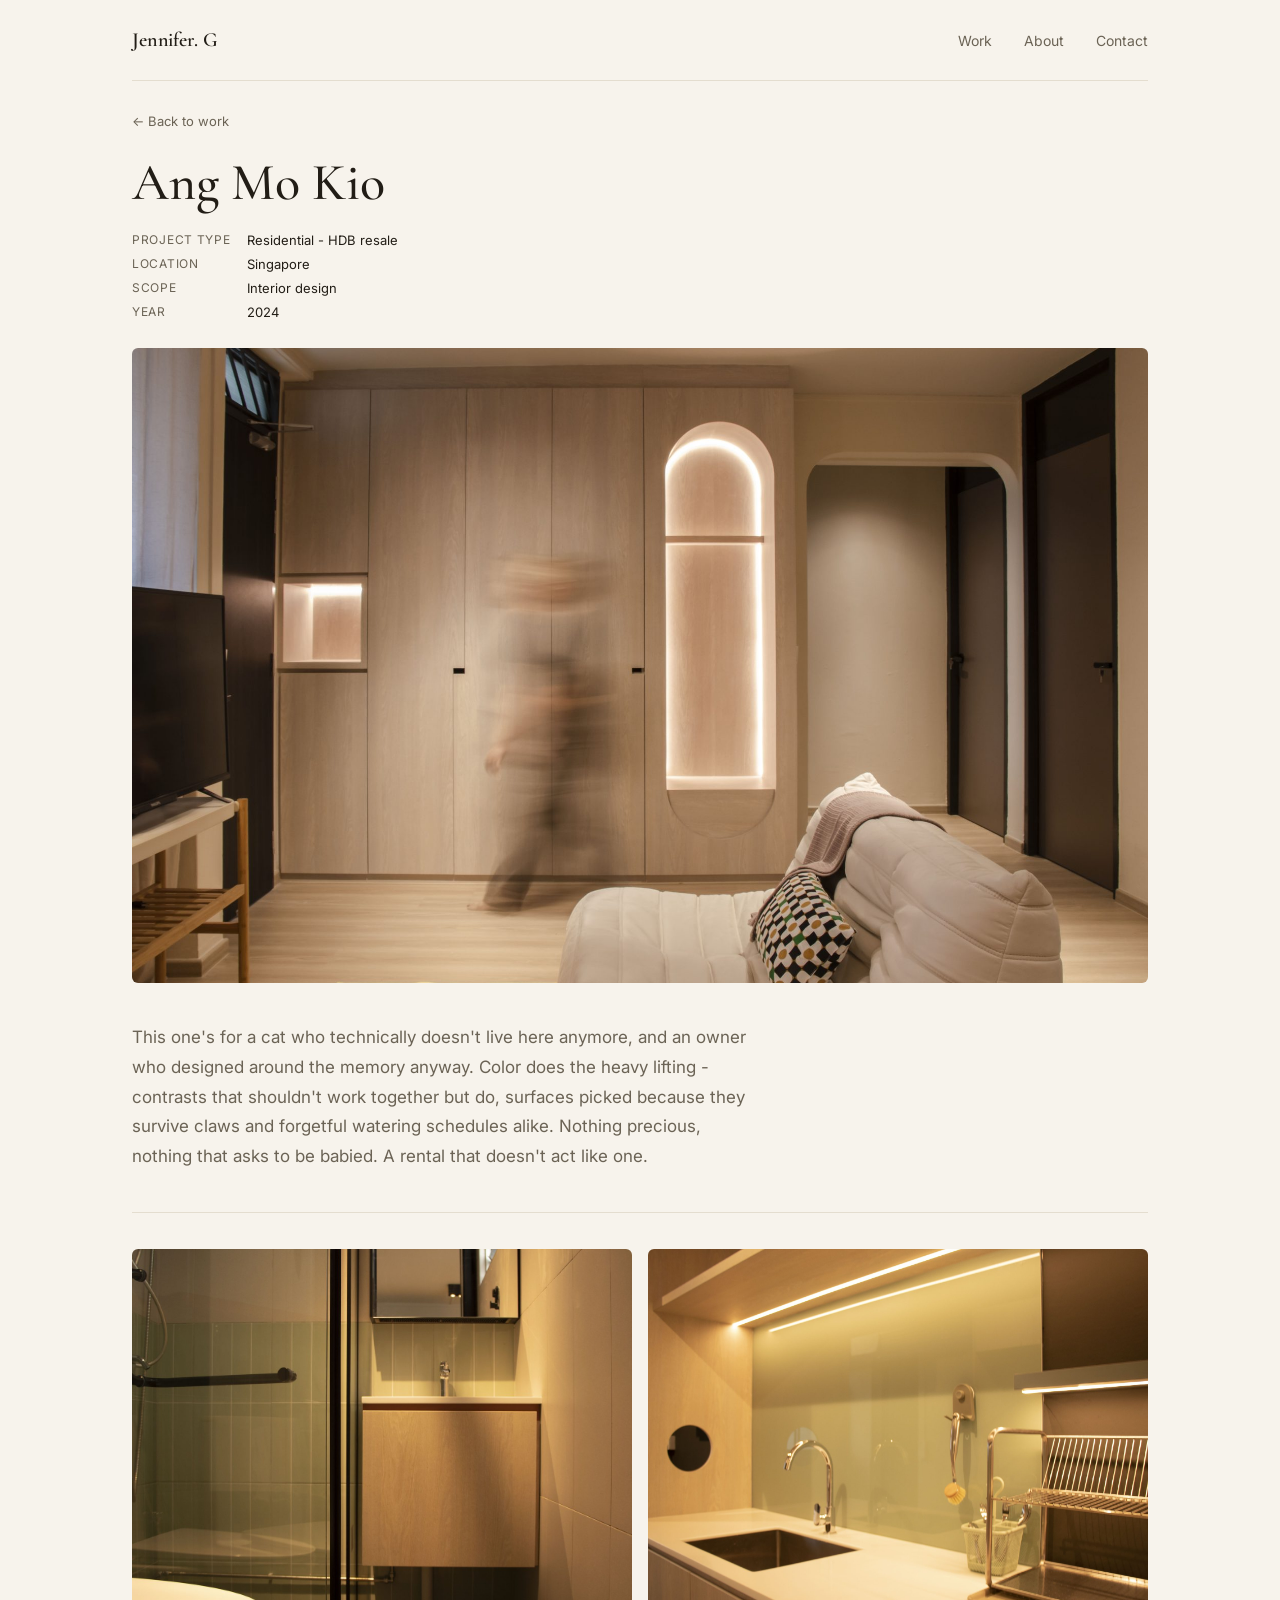
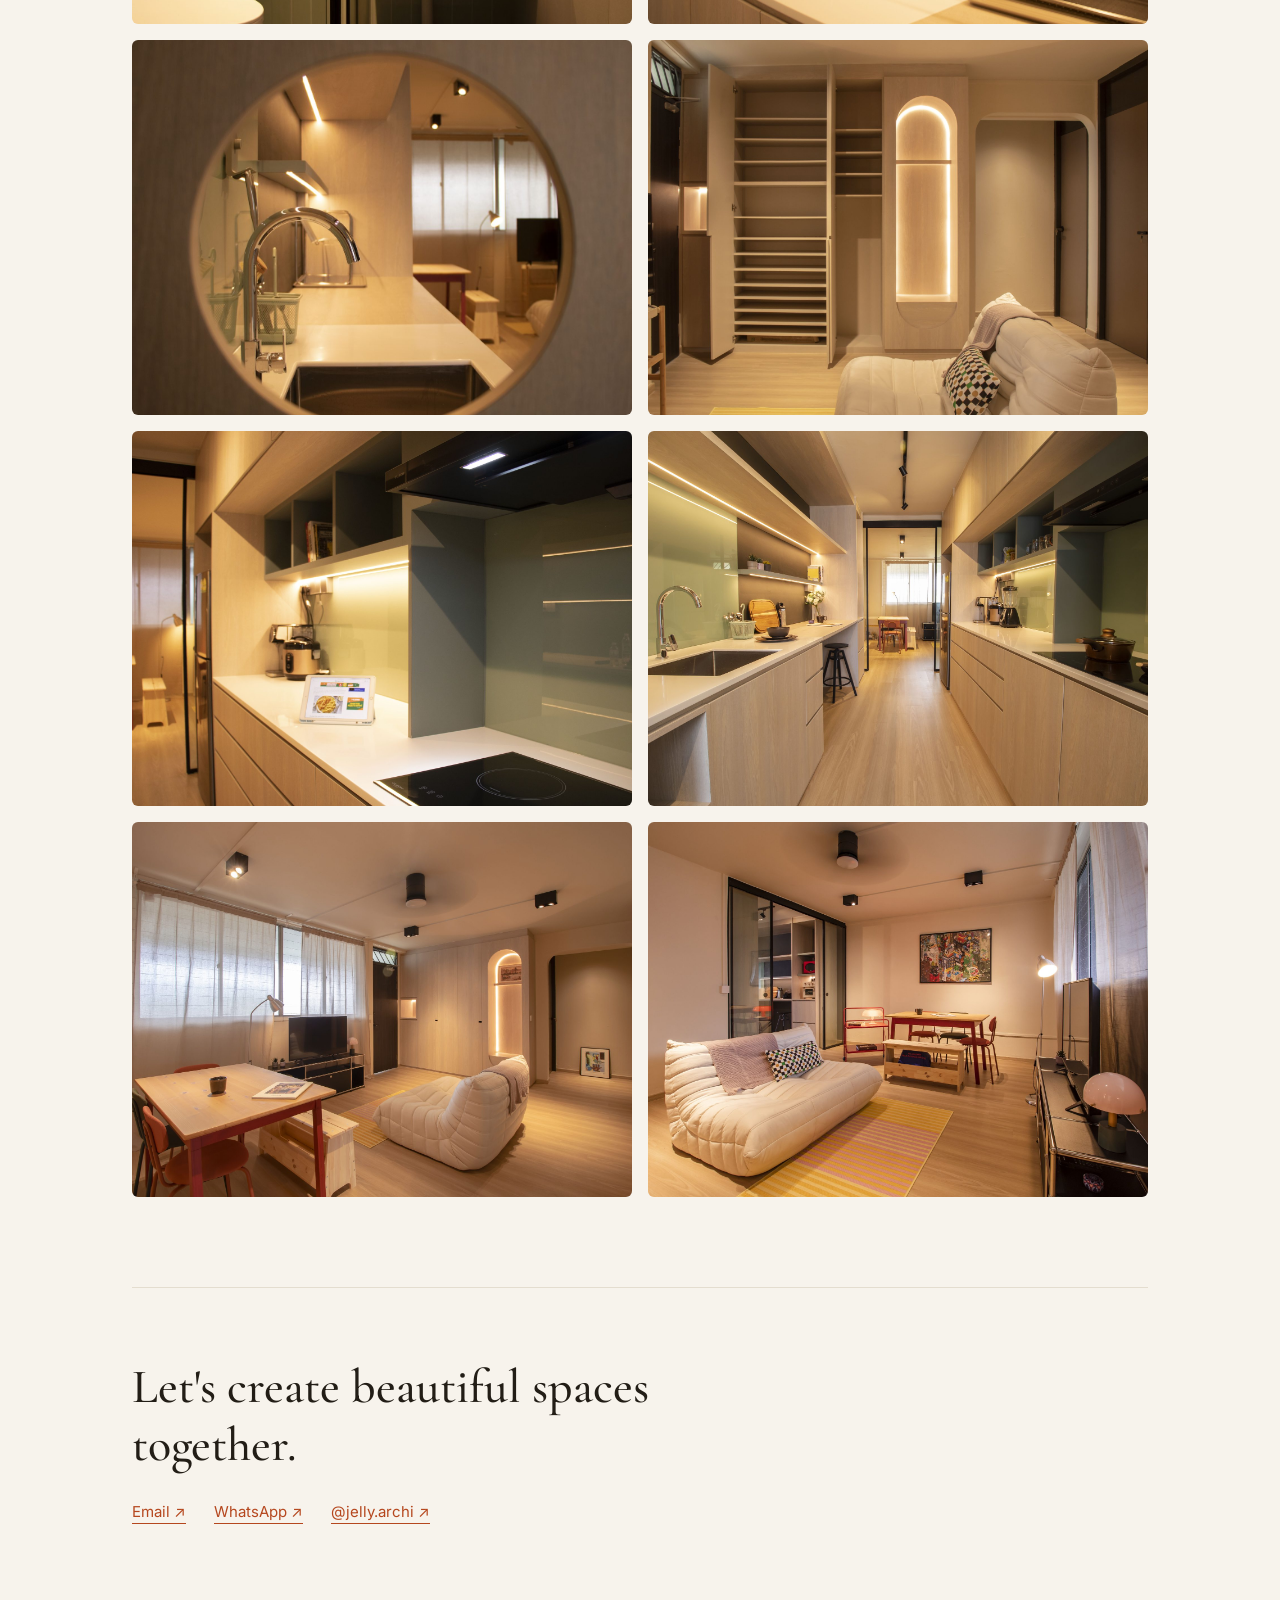
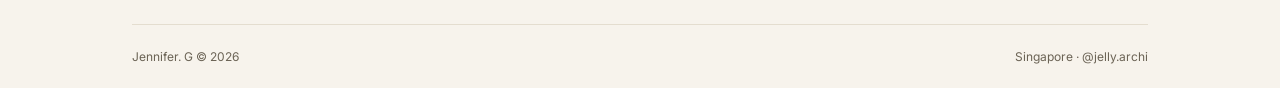
<file: absent-cat.html>
<!DOCTYPE html>
<html lang="en">
<head>
<meta charset="UTF-8">
<meta name="viewport" content="width=device-width, initial-scale=1.0">
<title>Ang Mo Kio - Jennifer. G</title>
<link rel="preconnect" href="https://fonts.googleapis.com">
<link rel="preconnect" href="https://fonts.gstatic.com" crossorigin>
<link href="https://fonts.googleapis.com/css2?family=Cormorant+Garamond:ital,wght@0,500;0,600;1,500&family=Inter:wght@400;500&display=swap" rel="stylesheet">
<link rel="stylesheet" href="styles.css">
<link rel="icon" href="favicon.ico" sizes="any">
<link rel="icon" type="image/png" href="favicon-32.png">
<link rel="apple-touch-icon" href="apple-touch-icon.png">
</head>
<body>

<div class="wrap">

  <nav>
    <a class="logo" href="index.html">Jennifer. G</a>
    <div class="links">
      <a href="index.html#work">Work</a>
      <a href="index.html#about">About</a>
      <a href="index.html#contact">Contact</a>
    </div>
  </nav>

  <a class="back-link" href="index.html#work">← Back to work</a>

  <section class="project-intro">
    <h1>Ang Mo Kio</h1>
    <dl class="project-meta">
      <dt>Project type</dt><dd>Residential - HDB resale</dd>
      <dt>Location</dt><dd>Singapore</dd>
      <dt>Scope</dt><dd>Interior design</dd>
      <dt>Year</dt><dd>2024</dd>
    </dl>
  </section>

  <img class="project-hero-img" src="cindy-hero.jpg" alt="Ang Mo Kio living room with arched lit niche">

  <section class="project-body">
    <p>
      This one's for a cat who technically doesn't live here anymore, and an owner who designed around the memory anyway. Color does the heavy lifting - contrasts that shouldn't work together but do, surfaces picked because they survive claws and forgetful watering schedules alike. Nothing precious, nothing that asks to be babied. A rental that doesn't act like one.
    </p>
  </section>

  <hr class="project-rule">

  <div class="gallery">
    <img loading="lazy" decoding="async" src="cindy-IMG_8915.jpg" alt="Ang Mo Kio interior">
    <img loading="lazy" decoding="async" src="cindy-IMG_9007.jpg" alt="Ang Mo Kio interior">
    <img loading="lazy" decoding="async" src="cindy-IMG_9086.jpg" alt="Ang Mo Kio interior">
    <img loading="lazy" decoding="async" src="cindy-IMG_9137.jpg" alt="Ang Mo Kio interior">
    <img loading="lazy" decoding="async" src="cindy-IMG_9189.jpg" alt="Ang Mo Kio interior">
    <img loading="lazy" decoding="async" src="cindy-IMG_9224.jpg" alt="Ang Mo Kio interior">
    <img loading="lazy" decoding="async" src="cindy-IMG_9353.jpg" alt="Ang Mo Kio interior">
    <img loading="lazy" decoding="async" src="cindy-IMG_9375.jpg" alt="Ang Mo Kio interior">
  </div>

  <section class="contact" id="contact">
    <h2>Let's create beautiful spaces together.</h2>
    <div class="links">
      <a class="cta" href="mailto:jennifer.gautama.97@gmail.com">Email ↗</a>
      <a class="cta" href="https://wa.me/6596407250" target="_blank" rel="noopener">WhatsApp ↗</a>
      <a class="cta" href="https://instagram.com/jelly.archi" target="_blank" rel="noopener">@jelly.archi ↗</a>
    </div>
  </section>

  <footer>
    <span>Jennifer. G © 2026</span>
    <span>Singapore · <a href="https://instagram.com/jelly.archi" target="_blank" rel="noopener">@jelly.archi</a></span>
  </footer>

</div>

</body>
</html>
</file>
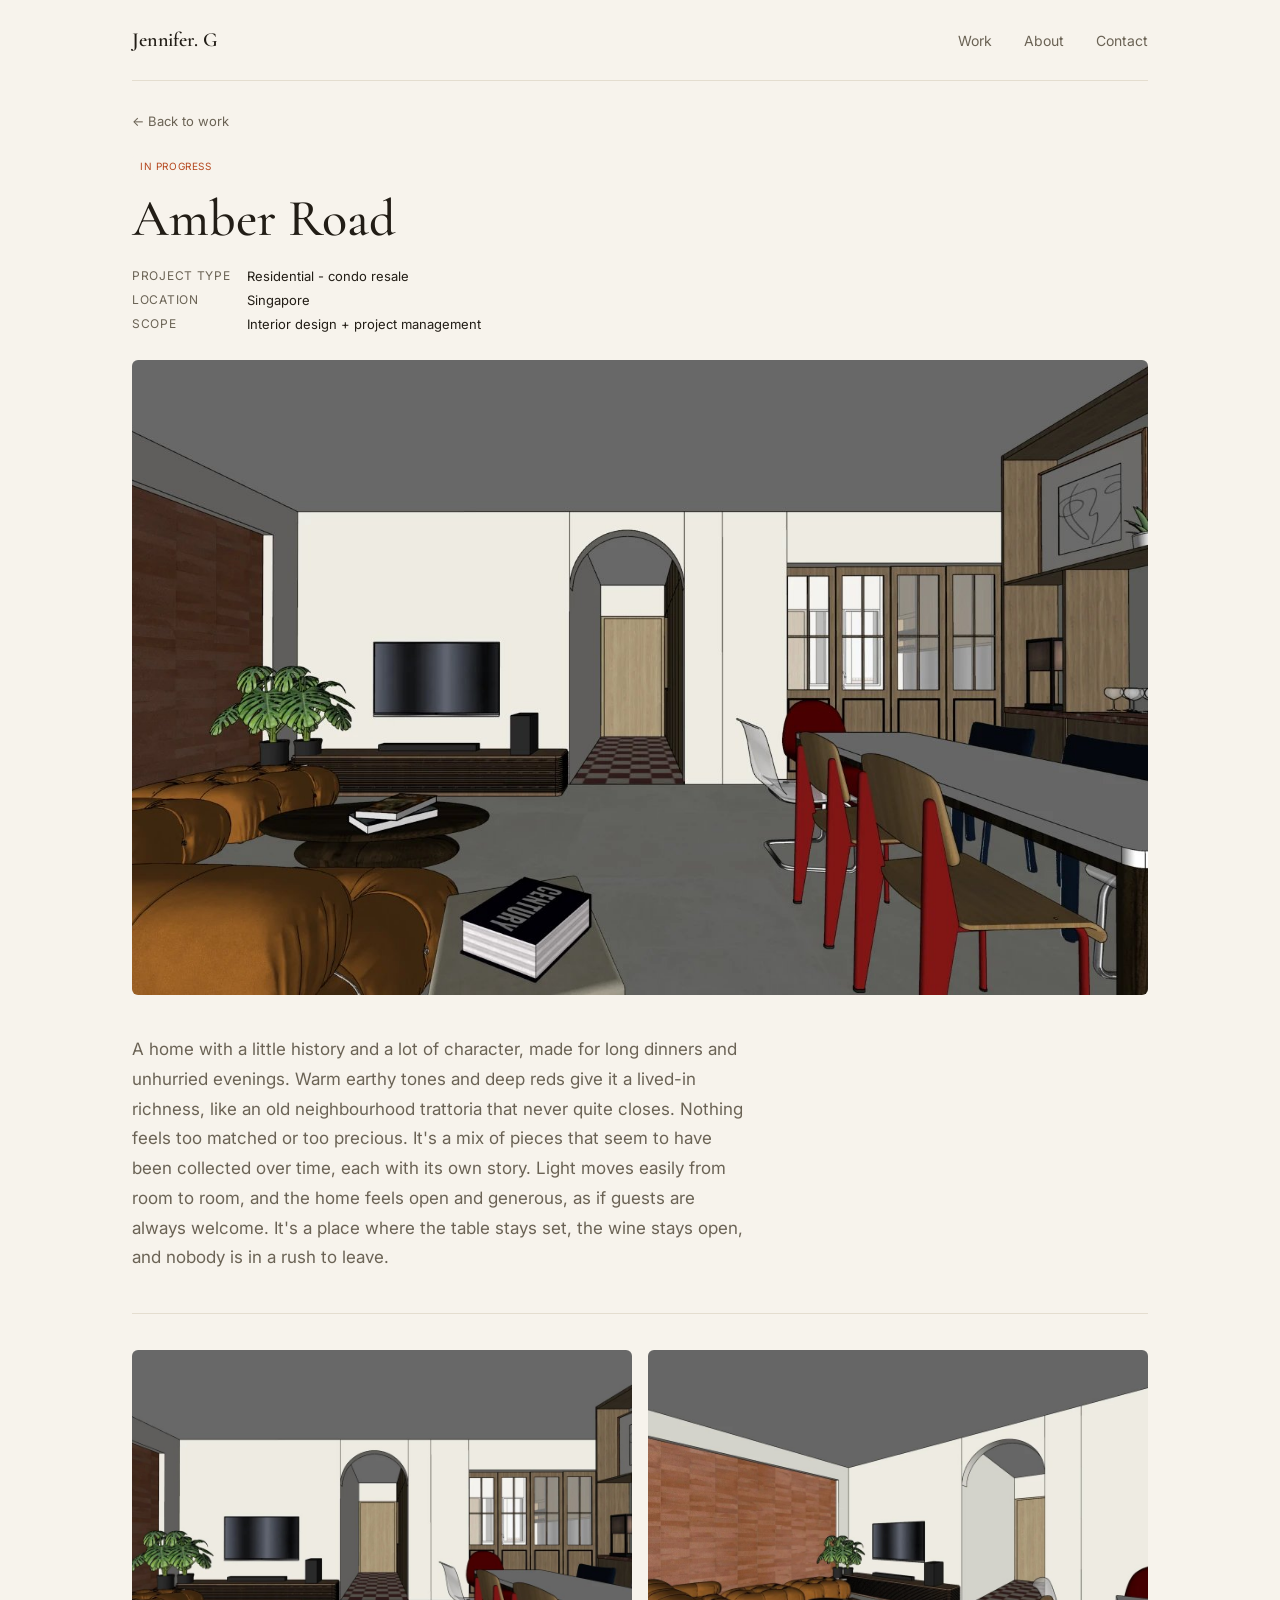
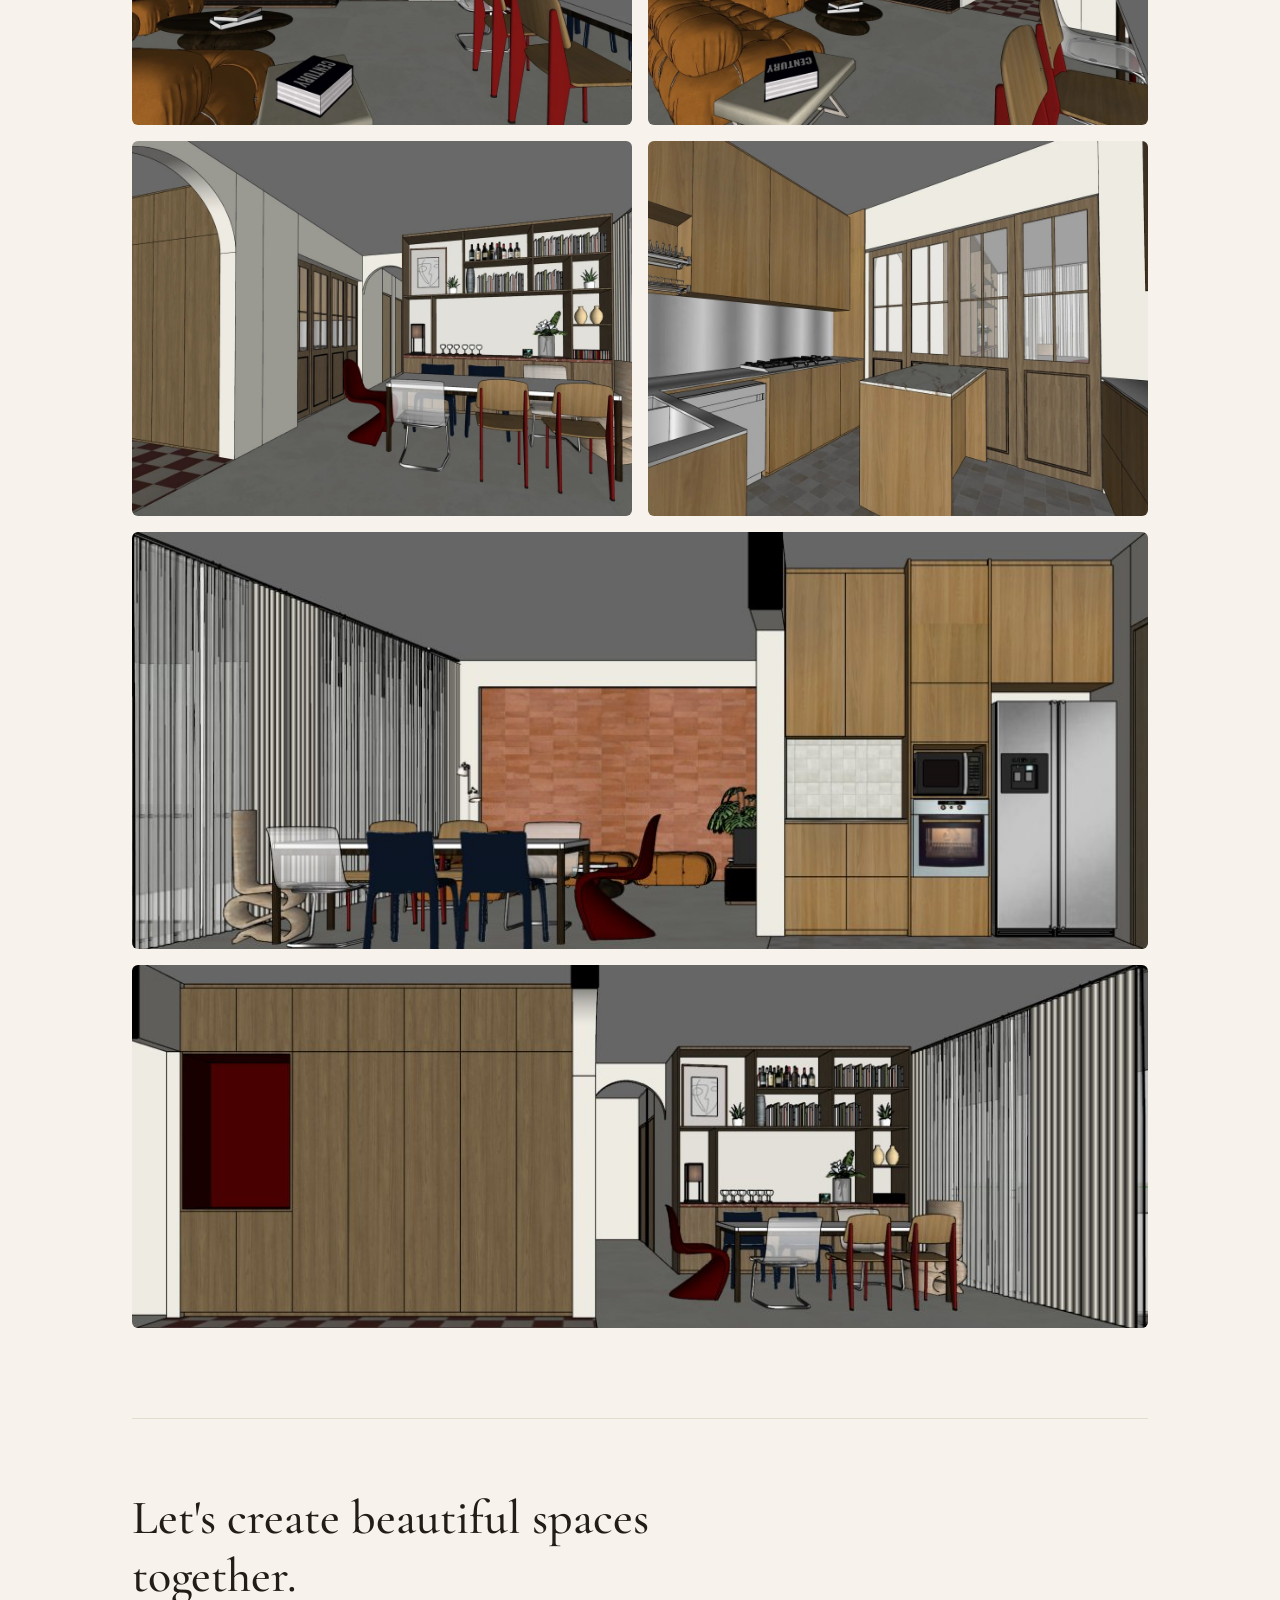
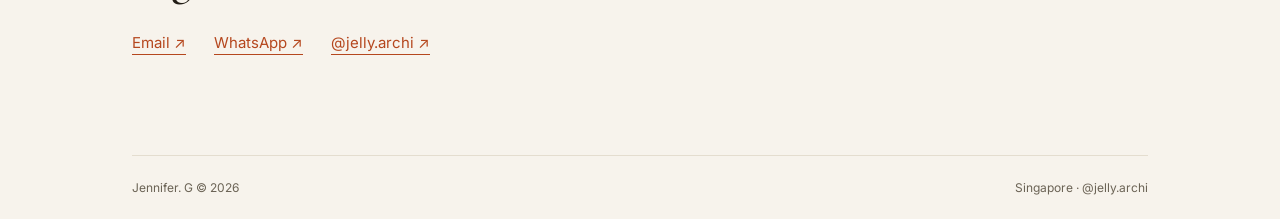
<file: checkered-past.html>
<!DOCTYPE html>
<html lang="en">
<head>
<meta charset="UTF-8">
<meta name="viewport" content="width=device-width, initial-scale=1.0">
<title>Amber Road - Jennifer. G</title>
<link rel="preconnect" href="https://fonts.googleapis.com">
<link rel="preconnect" href="https://fonts.gstatic.com" crossorigin>
<link href="https://fonts.googleapis.com/css2?family=Cormorant+Garamond:ital,wght@0,500;0,600;1,500&family=Inter:wght@400;500&display=swap" rel="stylesheet">
<link rel="stylesheet" href="styles.css">
<link rel="icon" href="favicon.ico" sizes="any">
<link rel="icon" type="image/png" href="favicon-32.png">
<link rel="apple-touch-icon" href="apple-touch-icon.png">
</head>
<body>

<div class="wrap">

  <nav>
    <a class="logo" href="index.html">Jennifer. G</a>
    <div class="links">
      <a href="index.html#work">Work</a>
      <a href="index.html#about">About</a>
      <a href="index.html#contact">Contact</a>
    </div>
  </nav>

  <a class="back-link" href="index.html#work">← Back to work</a>

  <section class="project-intro">
    <span class="tag">In progress</span>
    <h1>Amber Road</h1>
    <dl class="project-meta">
      <dt>Project type</dt><dd>Residential - condo resale</dd>
      <dt>Location</dt><dd>Singapore</dd>
      <dt>Scope</dt><dd>Interior design + project management</dd>
    </dl>
  </section>

  <img class="project-hero-img" src="checkered-living.jpg" alt="Amber Road living and dining room looking toward the arched doorway and checkerboard entry">

  <section class="project-body">
    <p>
      A home with a little history and a lot of character, made for long dinners and unhurried evenings. Warm earthy tones and deep reds give it a lived-in richness, like an old neighbourhood trattoria that never quite closes. Nothing feels too matched or too precious. It's a mix of pieces that seem to have been collected over time, each with its own story. Light moves easily from room to room, and the home feels open and generous, as if guests are always welcome. It's a place where the table stays set, the wine stays open, and nobody is in a rush to leave.
    </p>
  </section>

  <hr class="project-rule">

  <div class="gallery">
    <img loading="lazy" decoding="async" src="checkered-living.jpg" alt="Amber Road living and dining room looking toward the arched doorway and checkerboard entry">
    <img loading="lazy" decoding="async" src="checkered-living-wall.jpg" alt="Amber Road living room with terracotta feature wall and cognac tufted sofa">
    <img loading="lazy" decoding="async" src="checkered-dining.jpg" alt="Amber Road dining area with mismatched chairs and wine and book shelving">
    <img loading="lazy" decoding="async" src="checkered-kitchen.jpg" alt="Amber Road oak kitchen with marble island and glass-panelled doors to the dining room">
    <img class="full" loading="lazy" decoding="async" src="checkered-section.jpg" alt="Amber Road section through the dining area and kitchen">
    <img class="full" loading="lazy" decoding="async" src="checkered-section-2.jpg" alt="Amber Road section through the entry wardrobe wall and dining shelving">
  </div>

  <section class="contact" id="contact">
    <h2>Let's create beautiful spaces together.</h2>
    <div class="links">
      <a class="cta" href="mailto:jennifer.gautama.97@gmail.com">Email ↗</a>
      <a class="cta" href="https://wa.me/6596407250" target="_blank" rel="noopener">WhatsApp ↗</a>
      <a class="cta" href="https://instagram.com/jelly.archi" target="_blank" rel="noopener">@jelly.archi ↗</a>
    </div>
  </section>

  <footer>
    <span>Jennifer. G © 2026</span>
    <span>Singapore · <a href="https://instagram.com/jelly.archi" target="_blank" rel="noopener">@jelly.archi</a></span>
  </footer>

</div>

</body>
</html>
</file>
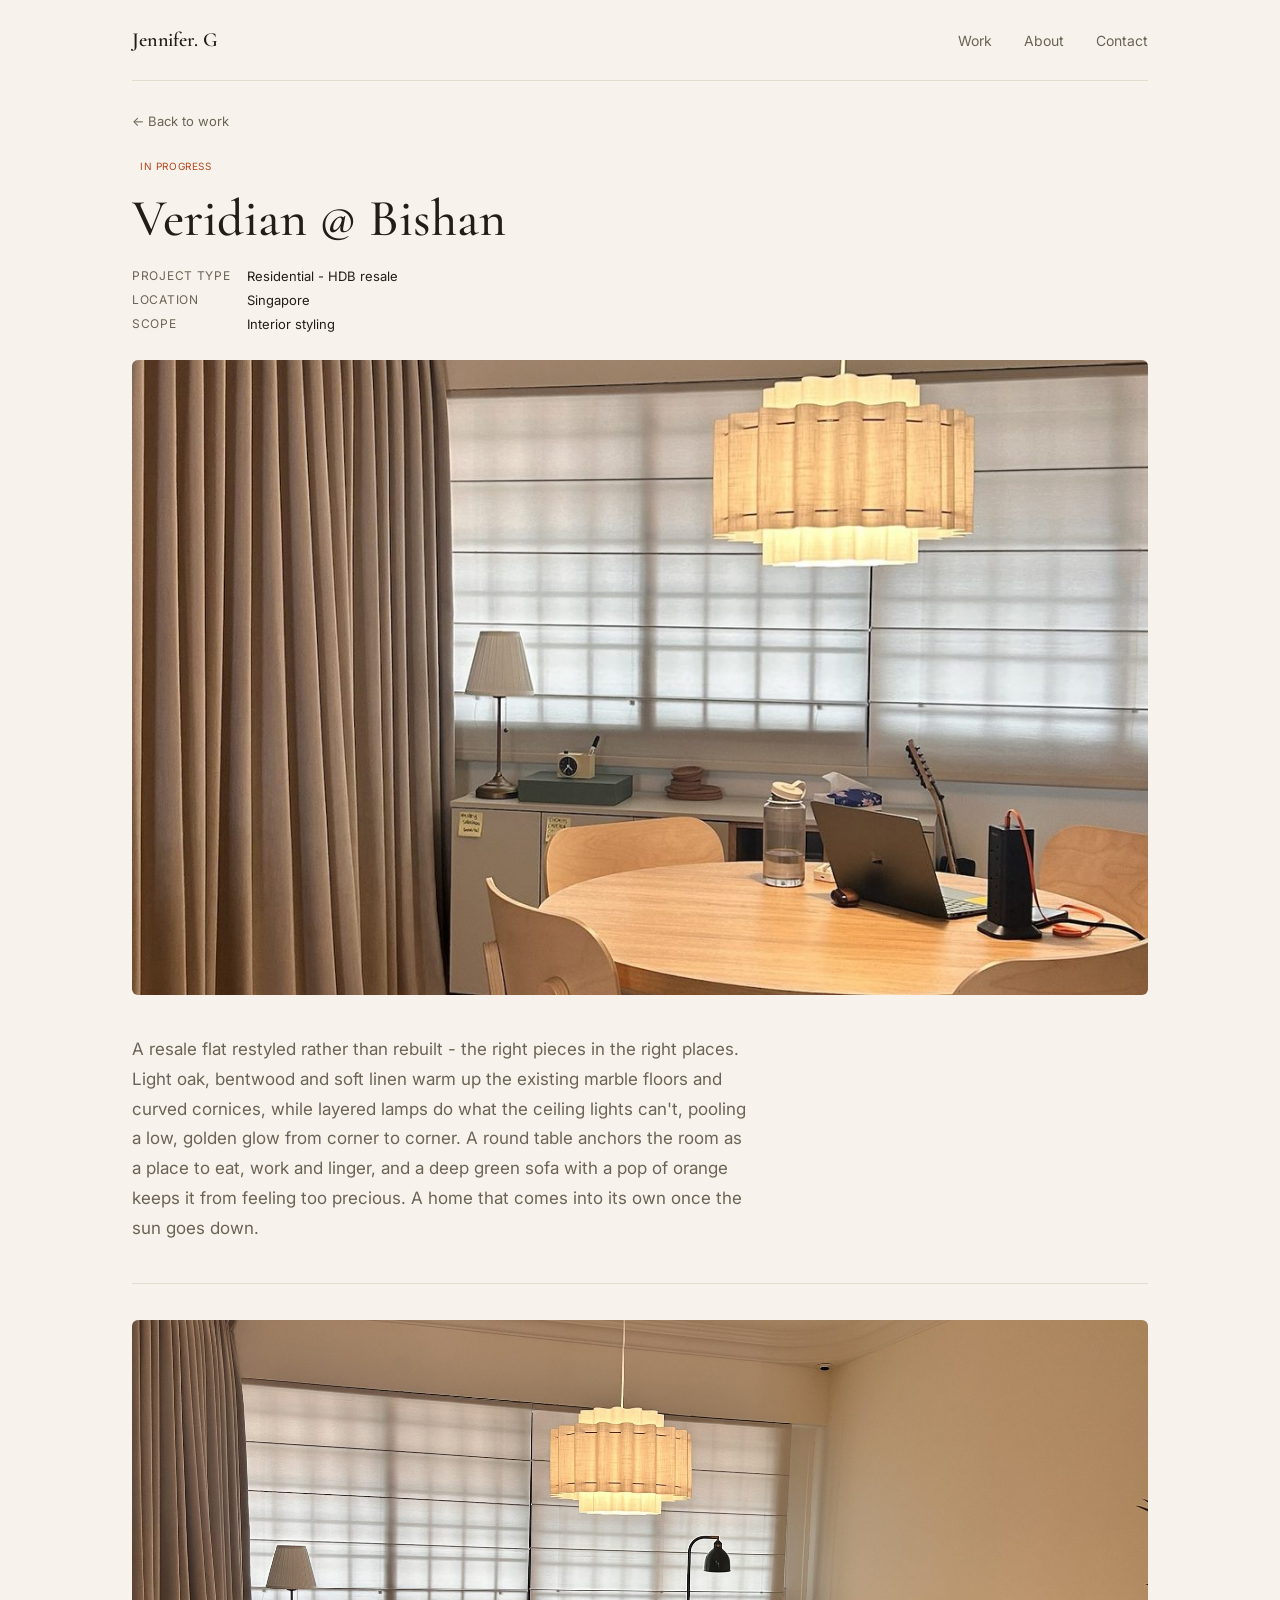
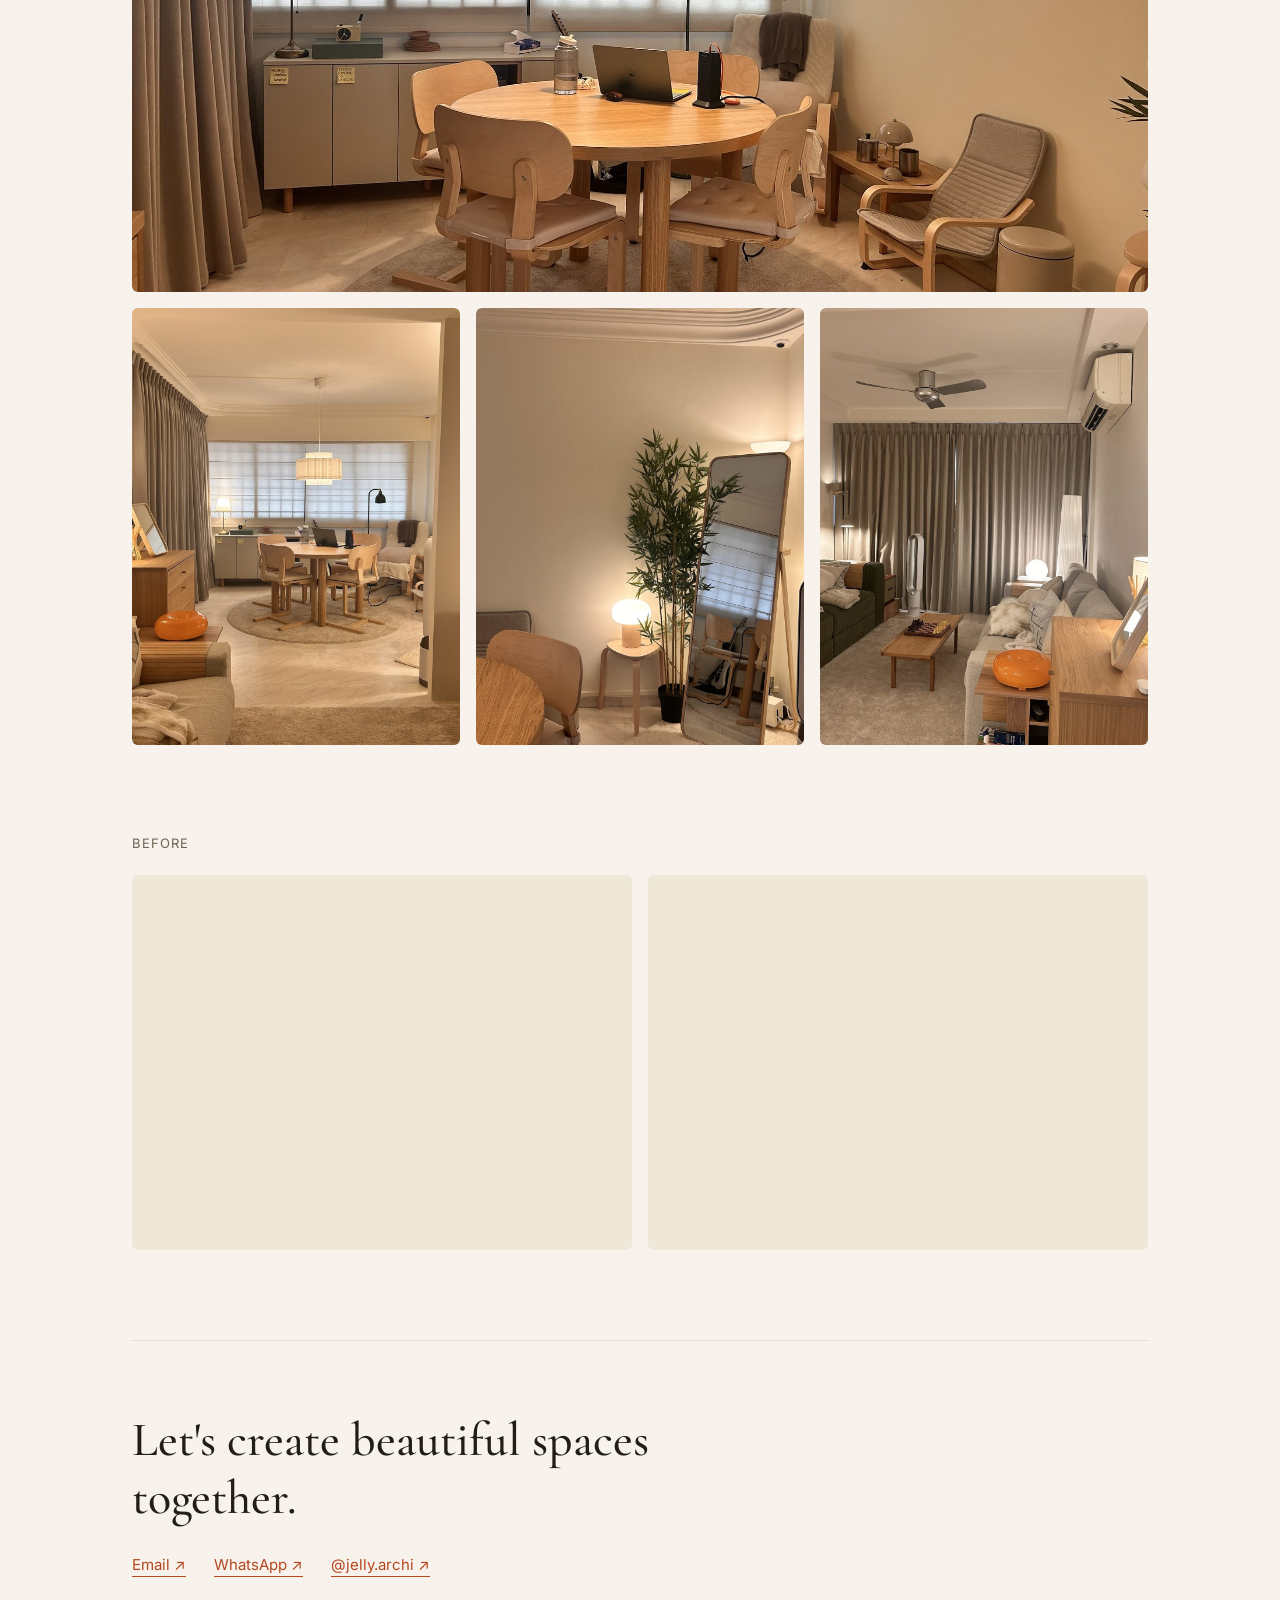
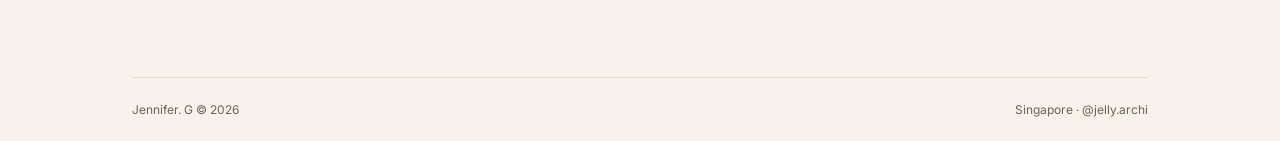
<file: lamplight.html>
<!DOCTYPE html>
<html lang="en">
<head>
<meta charset="UTF-8">
<meta name="viewport" content="width=device-width, initial-scale=1.0">
<title>Veridian @ Bishan - Jennifer. G</title>
<link rel="preconnect" href="https://fonts.googleapis.com">
<link rel="preconnect" href="https://fonts.gstatic.com" crossorigin>
<link href="https://fonts.googleapis.com/css2?family=Cormorant+Garamond:ital,wght@0,500;0,600;1,500&family=Inter:wght@400;500&display=swap" rel="stylesheet">
<link rel="stylesheet" href="styles.css">
<link rel="icon" href="favicon.ico" sizes="any">
<link rel="icon" type="image/png" href="favicon-32.png">
<link rel="apple-touch-icon" href="apple-touch-icon.png">
</head>
<body>

<div class="wrap">

  <nav>
    <a class="logo" href="index.html">Jennifer. G</a>
    <div class="links">
      <a href="index.html#work">Work</a>
      <a href="index.html#about">About</a>
      <a href="index.html#contact">Contact</a>
    </div>
  </nav>

  <a class="back-link" href="index.html#work">← Back to work</a>

  <section class="project-intro">
    <span class="tag">In progress</span>
    <h1>Veridian @ Bishan</h1>
    <dl class="project-meta">
      <dt>Project type</dt><dd>Residential - HDB resale</dd>
      <dt>Location</dt><dd>Singapore</dd>
      <dt>Scope</dt><dd>Interior styling</dd>
    </dl>
  </section>

  <img class="project-hero-img" src="lamplight-cover.jpg" alt="Veridian @ Bishan dining corner under a glowing pleated pendant, with taupe curtains and a round oak table">

  <section class="project-body">
    <p>
      A resale flat restyled rather than rebuilt - the right pieces in the right places. Light oak, bentwood and soft linen warm up the existing marble floors and curved cornices, while layered lamps do what the ceiling lights can't, pooling a low, golden glow from corner to corner. A round table anchors the room as a place to eat, work and linger, and a deep green sofa with a pop of orange keeps it from feeling too precious. A home that comes into its own once the sun goes down.
    </p>
  </section>

  <hr class="project-rule">

  <div class="gallery gallery-portrait">
    <img class="wide" loading="lazy" decoding="async" src="lamplight-dining.jpg" alt="Veridian @ Bishan dining corner with round oak table, bentwood chairs and pleated pendant light">
    <img loading="lazy" decoding="async" src="lamplight-living-dining.jpg" alt="Veridian @ Bishan view from the sofa across to the dining corner">
    <img loading="lazy" decoding="async" src="lamplight-corner.jpg" alt="Veridian @ Bishan corner with standing mirror, bamboo plant and mushroom lamp">
    <img loading="lazy" decoding="async" src="lamplight-living.jpg" alt="Veridian @ Bishan living room with taupe curtains, green sofa and oak coffee table">
  </div>

  <div class="section-label">Before</div>
  <div class="gallery gallery-before">
    <img loading="lazy" decoding="async" src="lamplight-before-1.jpg" alt="Veridian @ Bishan before styling: dining area with upright piano and crystal chandelier">
    <img loading="lazy" decoding="async" src="lamplight-before-2.jpg" alt="Veridian @ Bishan before styling: empty living room with built-in TV feature wall">
  </div>

  <section class="contact" id="contact">
    <h2>Let's create beautiful spaces together.</h2>
    <div class="links">
      <a class="cta" href="mailto:jennifer.gautama.97@gmail.com">Email ↗</a>
      <a class="cta" href="https://wa.me/6596407250" target="_blank" rel="noopener">WhatsApp ↗</a>
      <a class="cta" href="https://instagram.com/jelly.archi" target="_blank" rel="noopener">@jelly.archi ↗</a>
    </div>
  </section>

  <footer>
    <span>Jennifer. G © 2026</span>
    <span>Singapore · <a href="https://instagram.com/jelly.archi" target="_blank" rel="noopener">@jelly.archi</a></span>
  </footer>

</div>

</body>
</html>
</file>
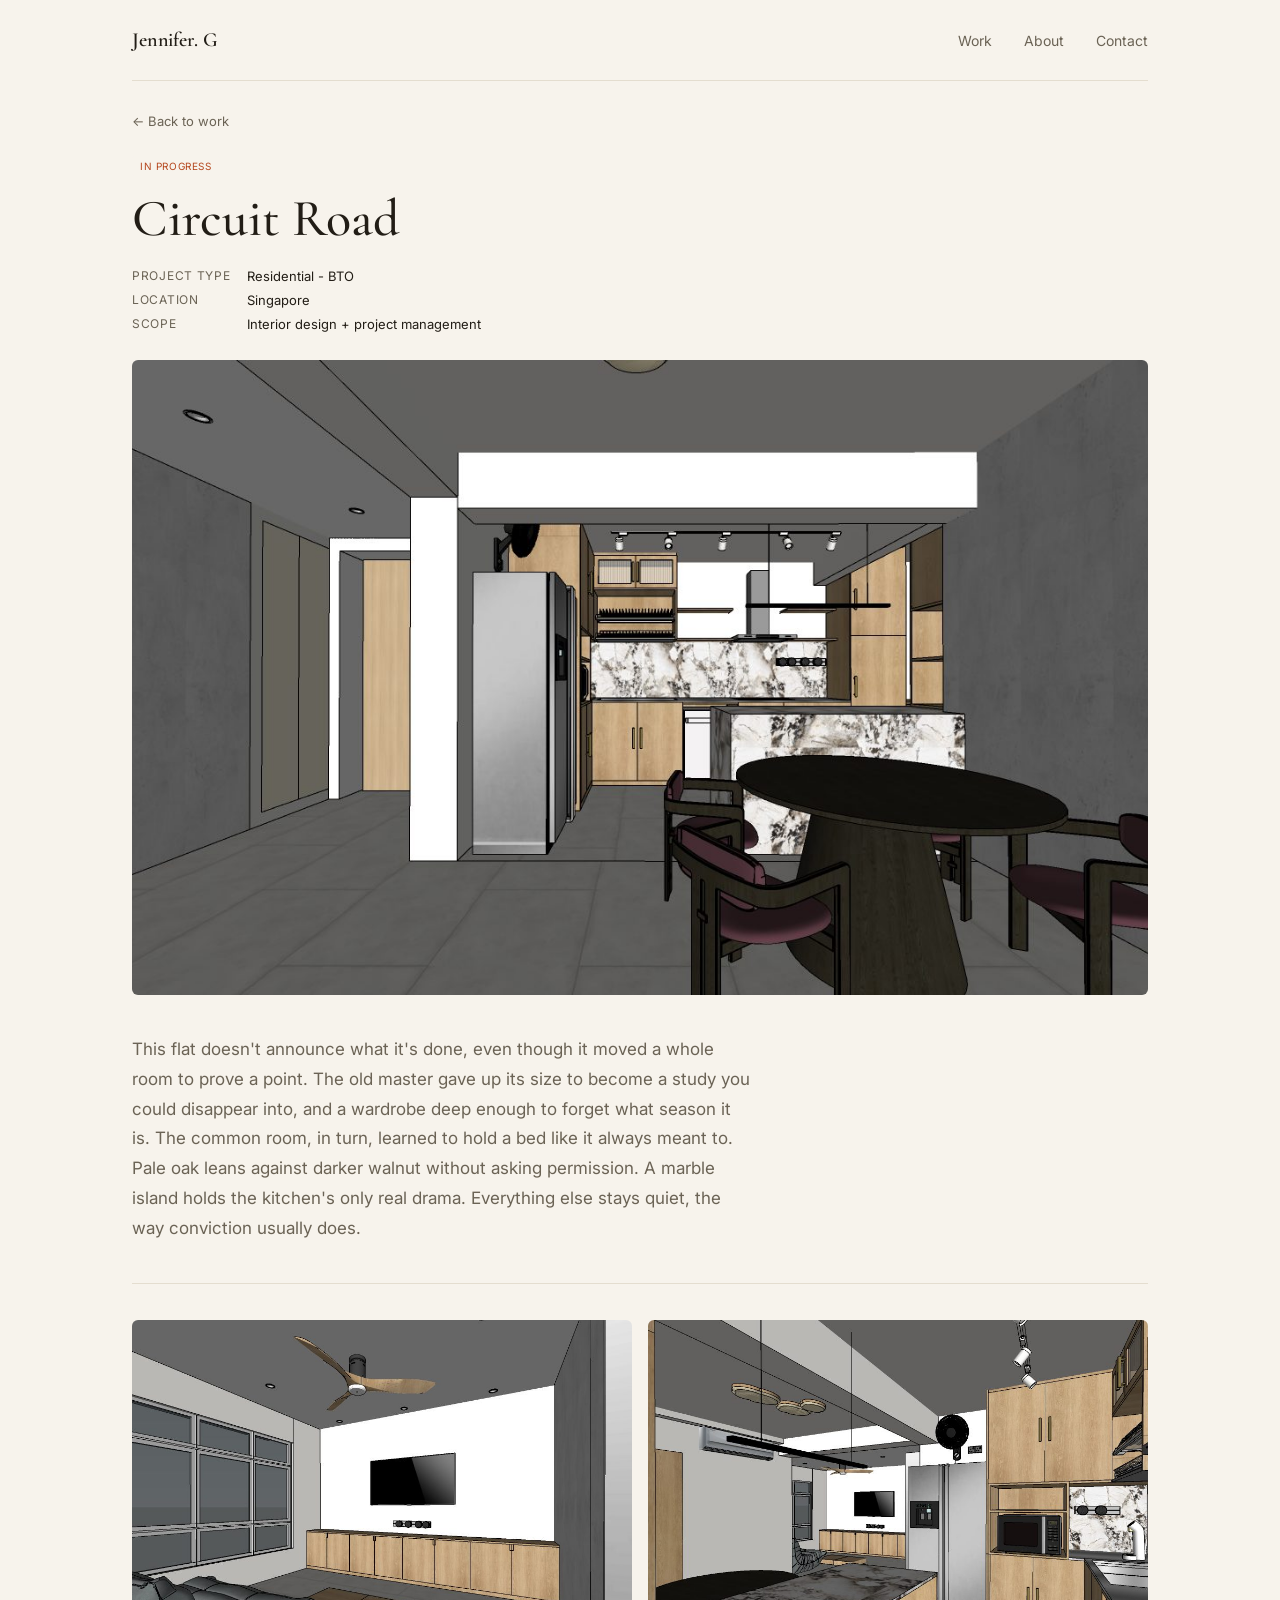
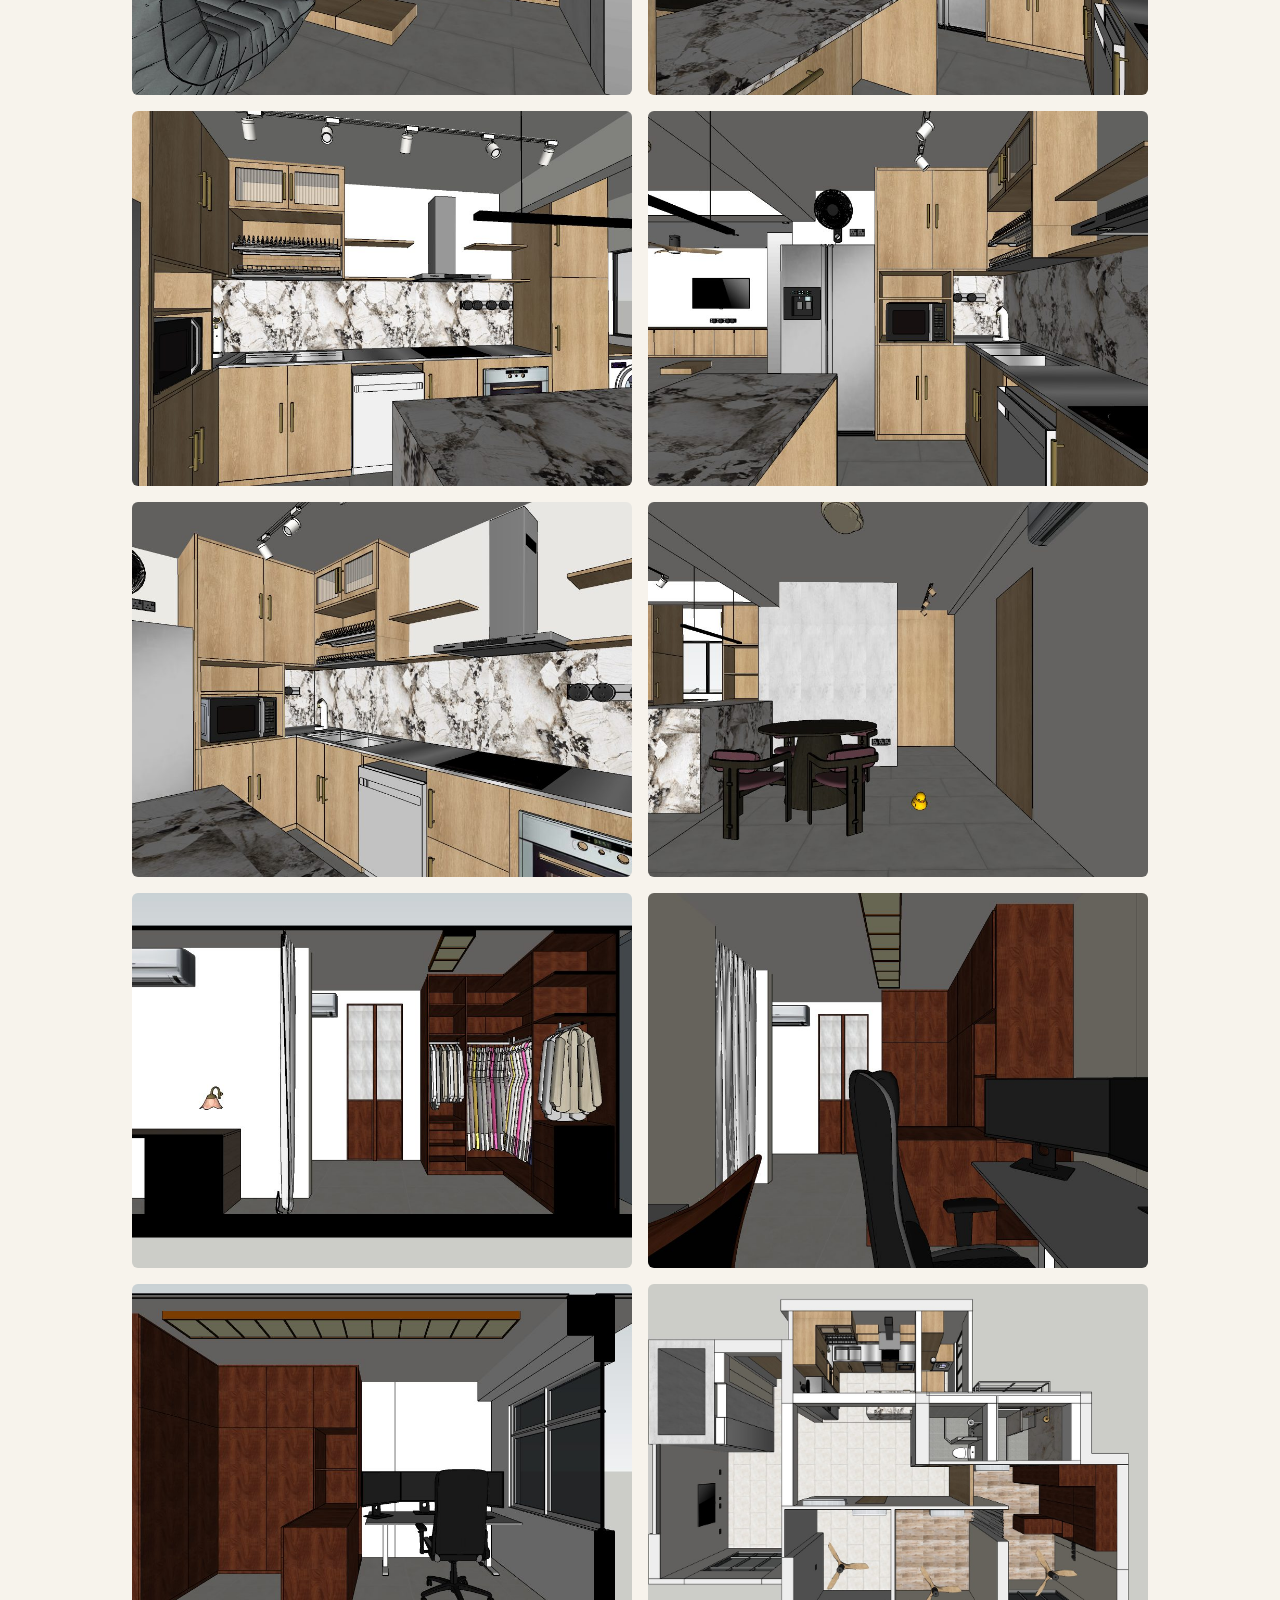
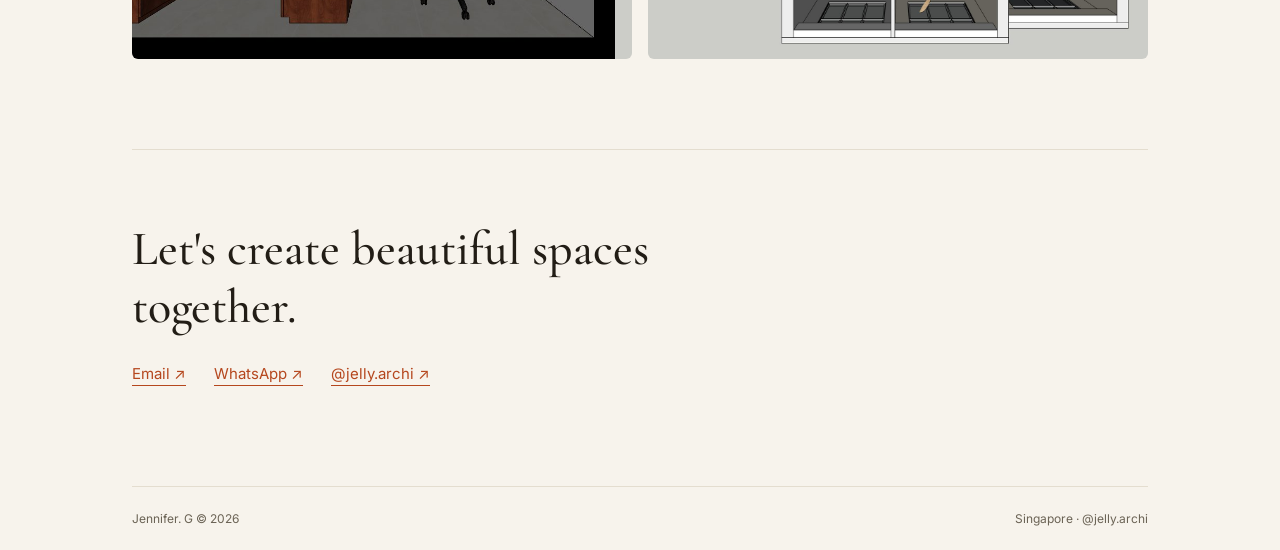
<file: room-to-move.html>
<!DOCTYPE html>
<html lang="en">
<head>
<meta charset="UTF-8">
<meta name="viewport" content="width=device-width, initial-scale=1.0">
<title>Circuit Road - Jennifer. G</title>
<link rel="preconnect" href="https://fonts.googleapis.com">
<link rel="preconnect" href="https://fonts.gstatic.com" crossorigin>
<link href="https://fonts.googleapis.com/css2?family=Cormorant+Garamond:ital,wght@0,500;0,600;1,500&family=Inter:wght@400;500&display=swap" rel="stylesheet">
<link rel="stylesheet" href="styles.css">
<link rel="icon" href="favicon.ico" sizes="any">
<link rel="icon" type="image/png" href="favicon-32.png">
<link rel="apple-touch-icon" href="apple-touch-icon.png">
</head>
<body>

<div class="wrap">

  <nav>
    <a class="logo" href="index.html">Jennifer. G</a>
    <div class="links">
      <a href="index.html#work">Work</a>
      <a href="index.html#about">About</a>
      <a href="index.html#contact">Contact</a>
    </div>
  </nav>

  <a class="back-link" href="index.html#work">← Back to work</a>

  <section class="project-intro">
    <span class="tag">In progress</span>
    <h1>Circuit Road</h1>
    <dl class="project-meta">
      <dt>Project type</dt><dd>Residential - BTO</dd>
      <dt>Location</dt><dd>Singapore</dd>
      <dt>Scope</dt><dd>Interior design + project management</dd>
    </dl>
  </section>

  <img class="project-hero-img" src="room-hero.jpg" alt="Circuit Road kitchen with marble waterfall island">

  <section class="project-body">
    <p>
      This flat doesn't announce what it's done, even though it moved a whole room to prove a point. The old master gave up its size to become a study you could disappear into, and a wardrobe deep enough to forget what season it is. The common room, in turn, learned to hold a bed like it always meant to. Pale oak leans against darker walnut without asking permission. A marble island holds the kitchen's only real drama. Everything else stays quiet, the way conviction usually does.
    </p>
  </section>

  <hr class="project-rule">

  <div class="gallery">
    <img loading="lazy" decoding="async" src="room-view-1.jpg" alt="Circuit Road interior render">
    <img loading="lazy" decoding="async" src="room-view-2.jpg" alt="Circuit Road interior render">
    <img loading="lazy" decoding="async" src="room-view-3.jpg" alt="Circuit Road interior render">
    <img loading="lazy" decoding="async" src="room-view-4.jpg" alt="Circuit Road interior render">
    <img loading="lazy" decoding="async" src="room-view-5.jpg" alt="Circuit Road interior render">
    <img loading="lazy" decoding="async" src="room-view-6.jpg" alt="Circuit Road interior render">
    <img loading="lazy" decoding="async" src="room-view-7.jpg" alt="Circuit Road interior render">
    <img loading="lazy" decoding="async" src="room-view-8.jpg" alt="Circuit Road interior render">
    <img loading="lazy" decoding="async" src="room-view-9.jpg" alt="Circuit Road interior render">
    <img loading="lazy" decoding="async" src="room-plan.jpg" alt="Circuit Road floor plan">
  </div>

  <section class="contact" id="contact">
    <h2>Let's create beautiful spaces together.</h2>
    <div class="links">
      <a class="cta" href="mailto:jennifer.gautama.97@gmail.com">Email ↗</a>
      <a class="cta" href="https://wa.me/6596407250" target="_blank" rel="noopener">WhatsApp ↗</a>
      <a class="cta" href="https://instagram.com/jelly.archi" target="_blank" rel="noopener">@jelly.archi ↗</a>
    </div>
  </section>

  <footer>
    <span>Jennifer. G © 2026</span>
    <span>Singapore · <a href="https://instagram.com/jelly.archi" target="_blank" rel="noopener">@jelly.archi</a></span>
  </footer>

</div>

</body>
</html>
</file>
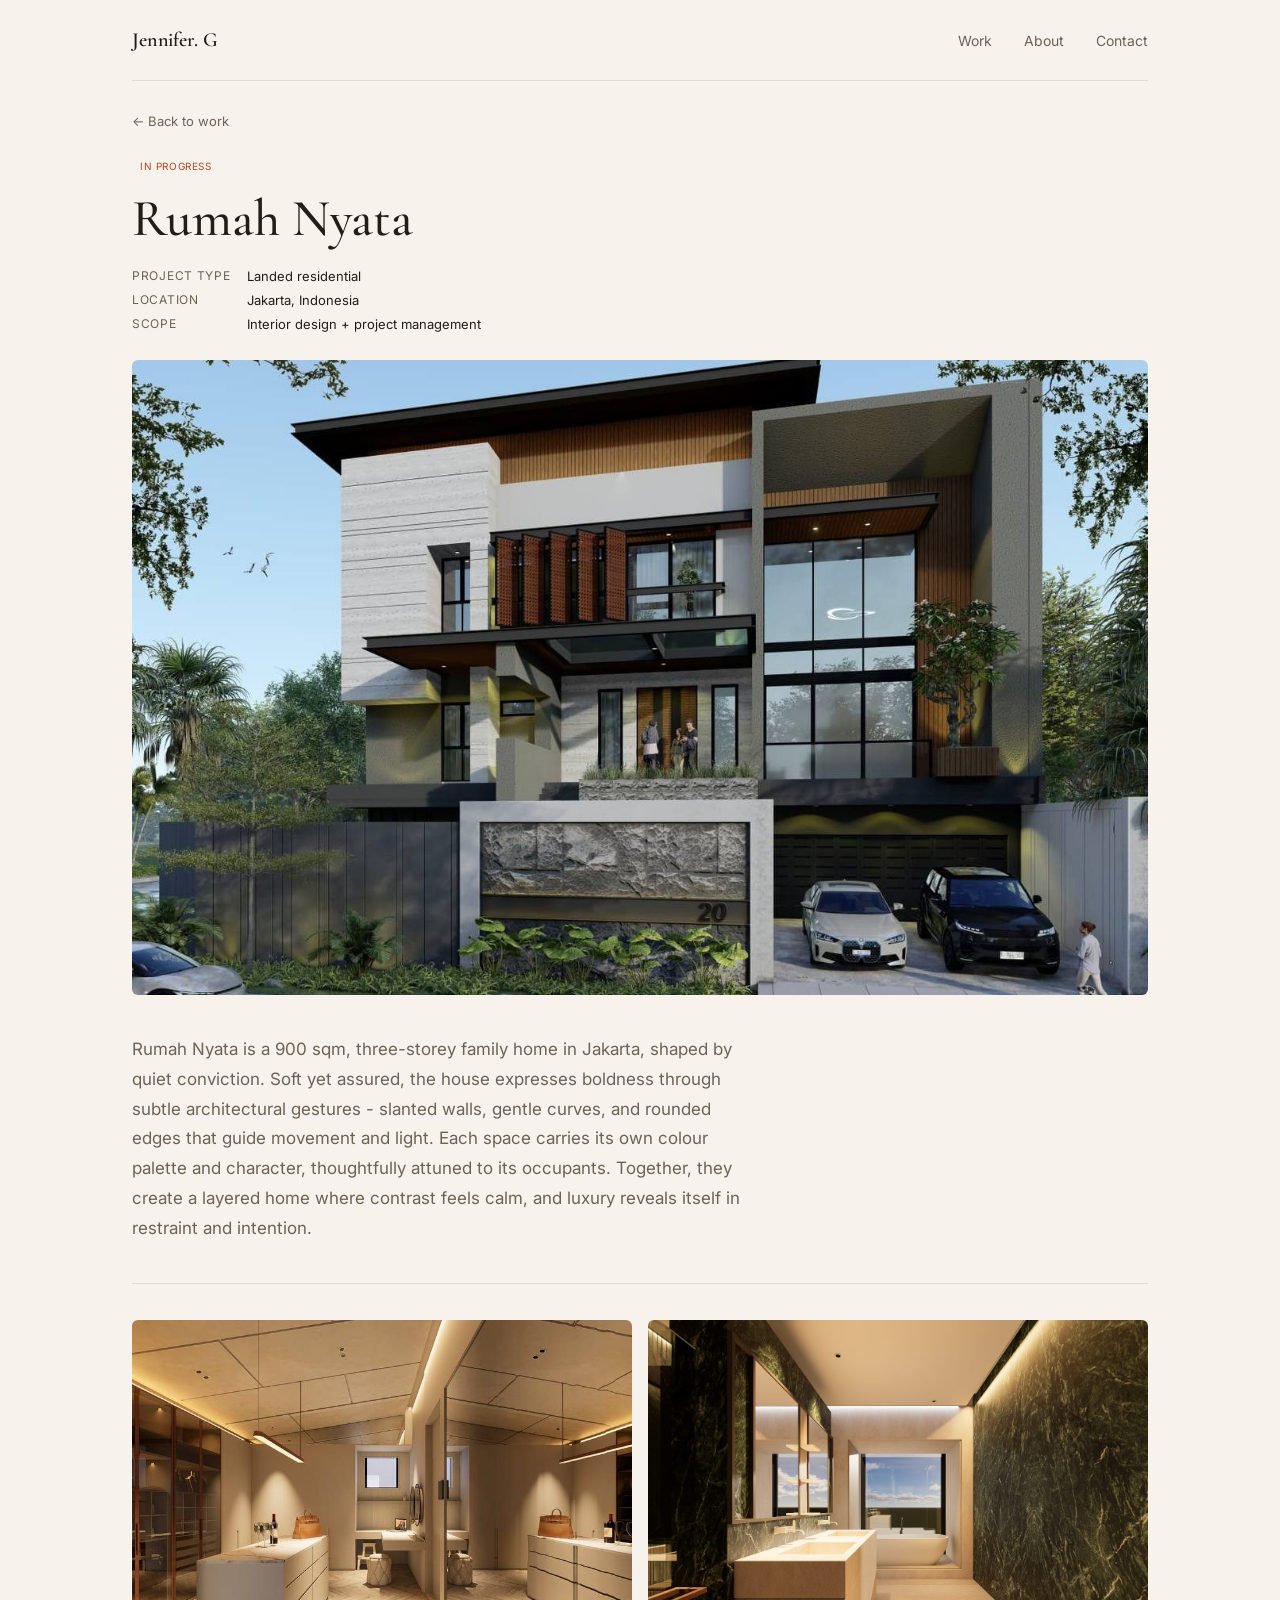
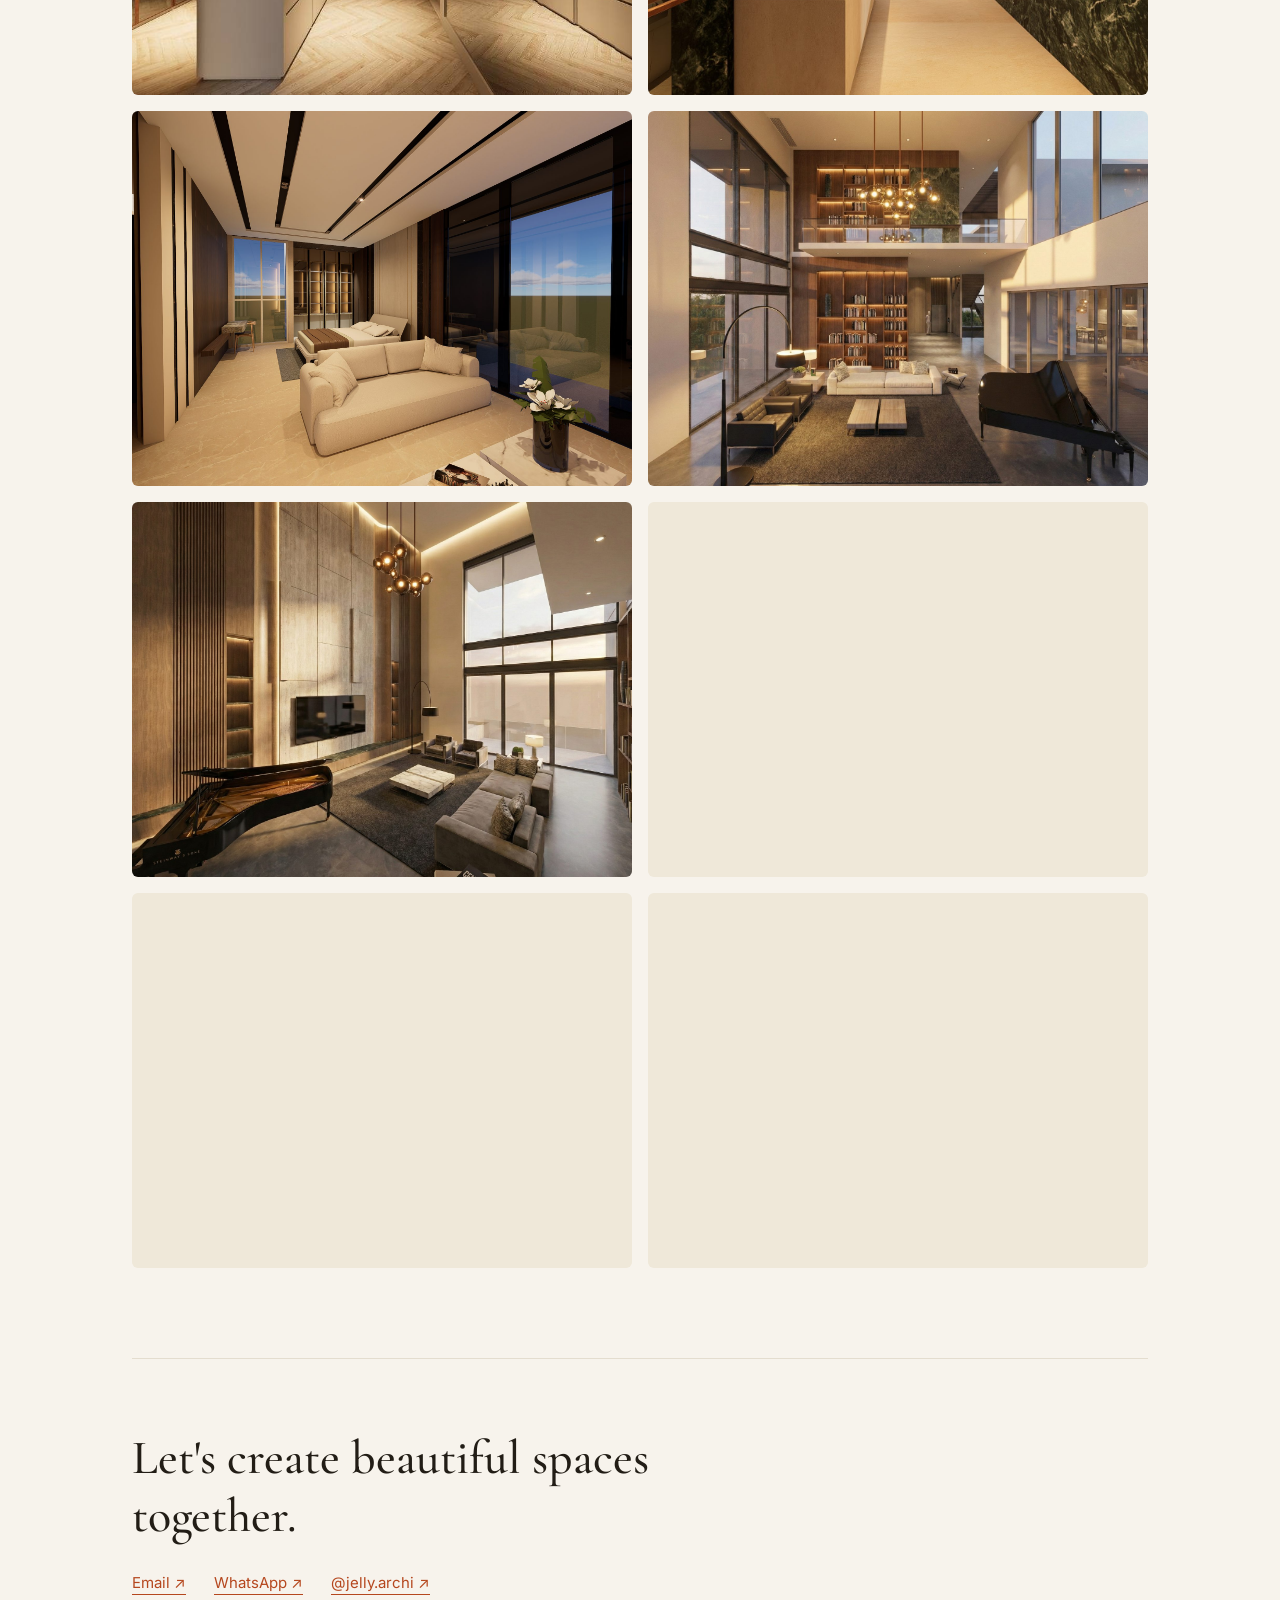
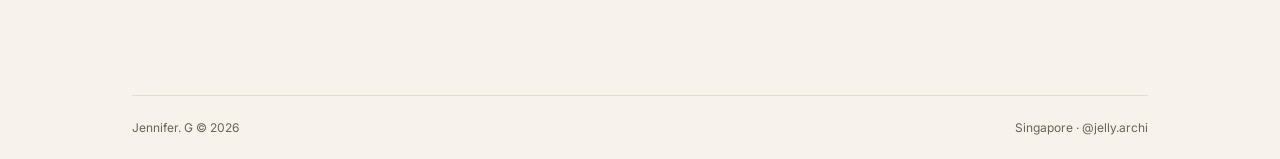
<file: rumah-nyata.html>
<!DOCTYPE html>
<html lang="en">
<head>
<meta charset="UTF-8">
<meta name="viewport" content="width=device-width, initial-scale=1.0">
<title>Rumah Nyata - Jennifer. G</title>
<link rel="preconnect" href="https://fonts.googleapis.com">
<link rel="preconnect" href="https://fonts.gstatic.com" crossorigin>
<link href="https://fonts.googleapis.com/css2?family=Cormorant+Garamond:ital,wght@0,500;0,600;1,500&family=Inter:wght@400;500&display=swap" rel="stylesheet">
<link rel="stylesheet" href="styles.css">
<link rel="icon" href="favicon.ico" sizes="any">
<link rel="icon" type="image/png" href="favicon-32.png">
<link rel="apple-touch-icon" href="apple-touch-icon.png">
</head>
<body>

<div class="wrap">

  <nav>
    <a class="logo" href="index.html">Jennifer. G</a>
    <div class="links">
      <a href="index.html#work">Work</a>
      <a href="index.html#about">About</a>
      <a href="index.html#contact">Contact</a>
    </div>
  </nav>

  <a class="back-link" href="index.html#work">← Back to work</a>

  <section class="project-intro">
    <span class="tag">In progress</span>
    <h1>Rumah Nyata</h1>
    <dl class="project-meta">
      <dt>Project type</dt><dd>Landed residential</dd>
      <dt>Location</dt><dd>Jakarta, Indonesia</dd>
      <dt>Scope</dt><dd>Interior design + project management</dd>
    </dl>
  </section>

  <img class="project-hero-img" src="rumah-hero.jpg" alt="Rumah Nyata exterior facade at dusk">

  <section class="project-body">
    <p>
      Rumah Nyata is a 900 sqm, three-storey family home in Jakarta, shaped by quiet conviction. Soft yet assured, the house expresses boldness through subtle architectural gestures - slanted walls, gentle curves, and rounded edges that guide movement and light. Each space carries its own colour palette and character, thoughtfully attuned to its occupants. Together, they create a layered home where contrast feels calm, and luxury reveals itself in restraint and intention.
    </p>
  </section>

  <hr class="project-rule">

  <div class="gallery">
    <img loading="lazy" decoding="async" src="rumah-photo-1.jpg" alt="Rumah Nyata walk-in wardrobe render">
    <img loading="lazy" decoding="async" src="rumah-masterbath.jpg" alt="Rumah Nyata master bathroom render">
    <img loading="lazy" decoding="async" src="rumah-cabinet-view.jpg" alt="Rumah Nyata cabinetry detail render">
    <img loading="lazy" decoding="async" src="rumah-render-1.jpg" alt="Rumah Nyata interior render">
    <img loading="lazy" decoding="async" src="rumah-render-2.jpg" alt="Rumah Nyata interior render">
    <img loading="lazy" decoding="async" src="rumah-render-v3.jpg" alt="Rumah Nyata interior render">
    <img loading="lazy" decoding="async" src="rumah-photo-2.jpg" alt="Rumah Nyata interior render">
    <img loading="lazy" decoding="async" src="rumah-site.jpg" alt="Rumah Nyata site plan">
  </div>

  <section class="contact" id="contact">
    <h2>Let's create beautiful spaces together.</h2>
    <div class="links">
      <a class="cta" href="mailto:jennifer.gautama.97@gmail.com">Email ↗</a>
      <a class="cta" href="https://wa.me/6596407250" target="_blank" rel="noopener">WhatsApp ↗</a>
      <a class="cta" href="https://instagram.com/jelly.archi" target="_blank" rel="noopener">@jelly.archi ↗</a>
    </div>
  </section>

  <footer>
    <span>Jennifer. G © 2026</span>
    <span>Singapore · <a href="https://instagram.com/jelly.archi" target="_blank" rel="noopener">@jelly.archi</a></span>
  </footer>

</div>

</body>
</html>
</file>
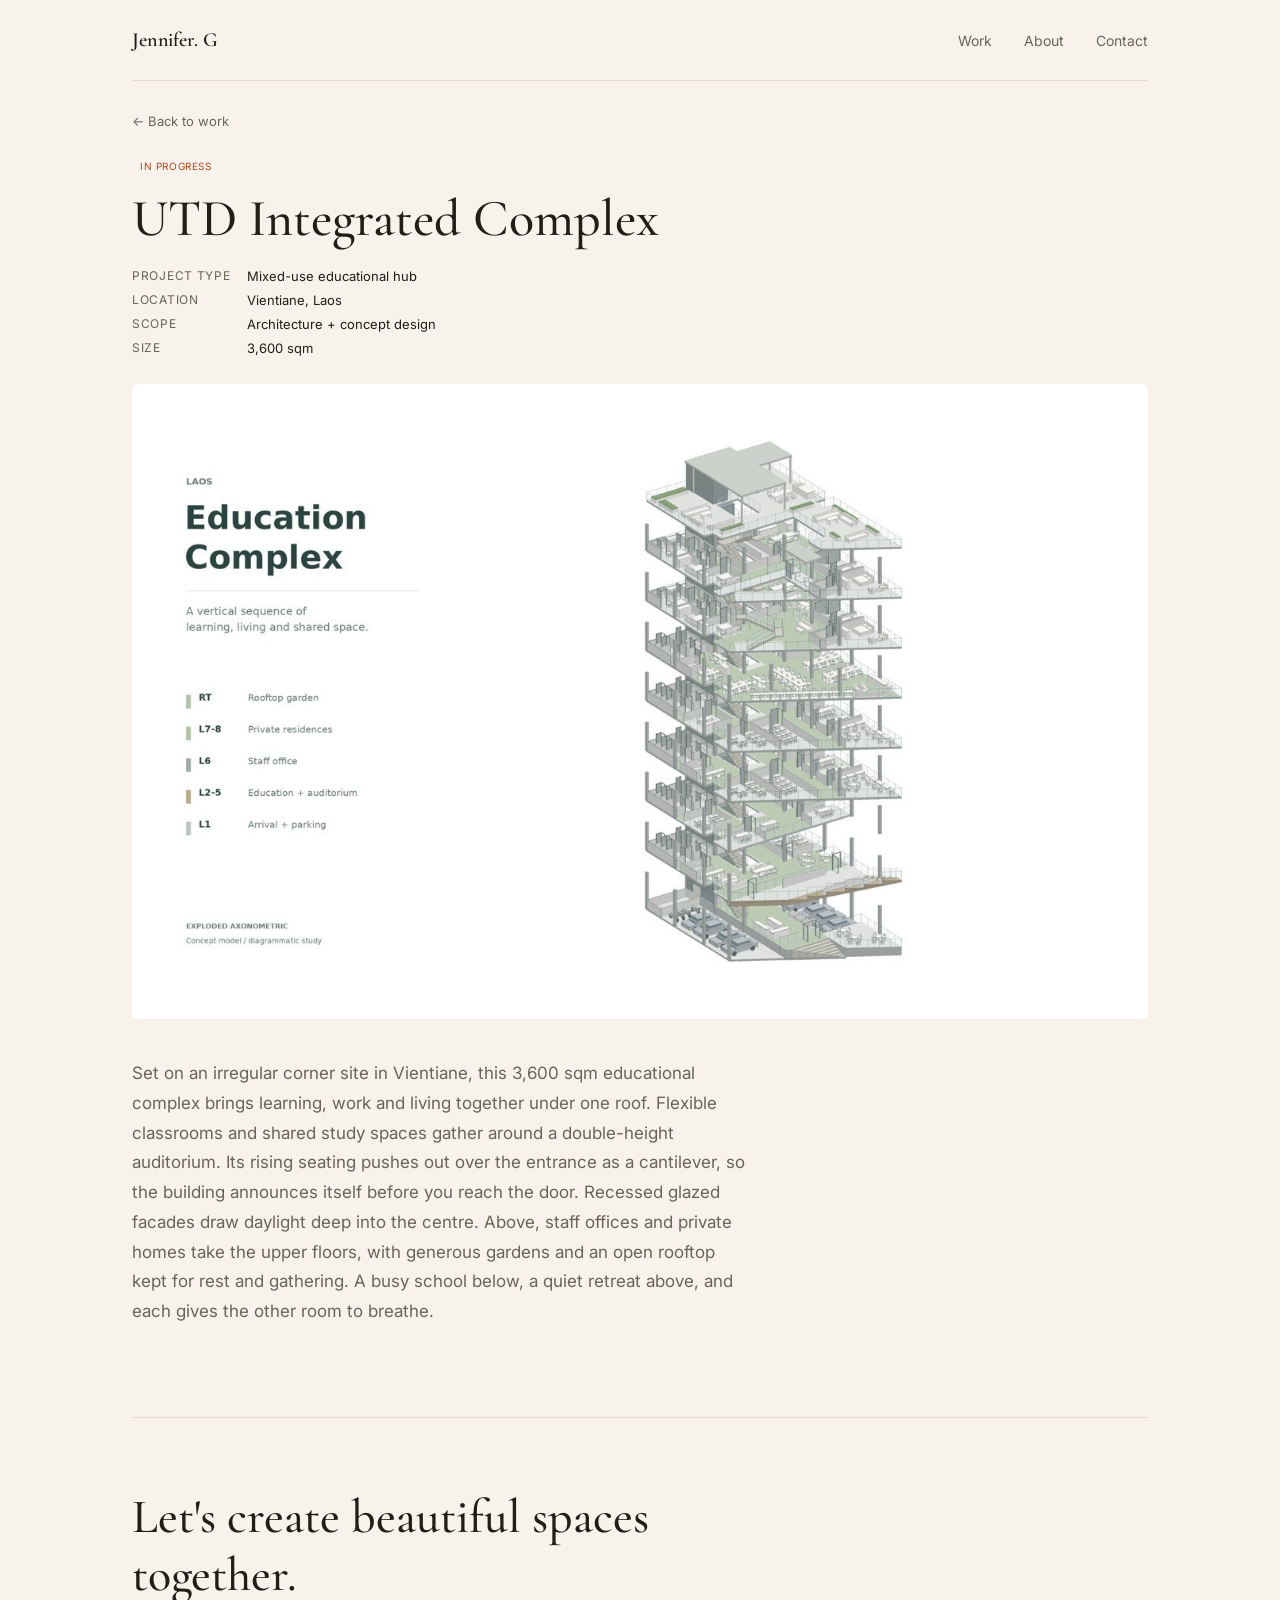
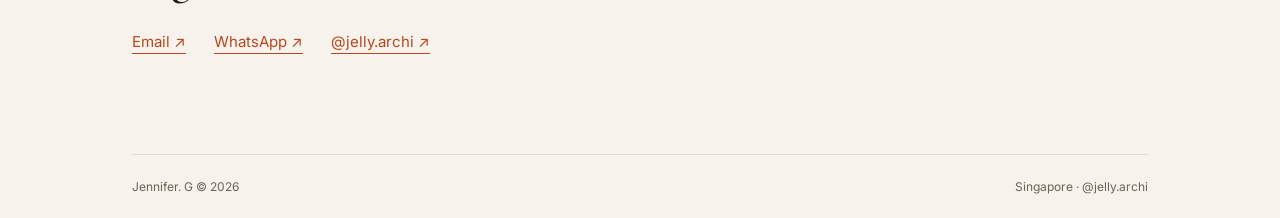
<file: utd-integrated-complex.html>
<!DOCTYPE html>
<html lang="en">
<head>
<meta charset="UTF-8">
<meta name="viewport" content="width=device-width, initial-scale=1.0">
<title>UTD Integrated Complex - Jennifer. G</title>
<link rel="preconnect" href="https://fonts.googleapis.com">
<link rel="preconnect" href="https://fonts.gstatic.com" crossorigin>
<link href="https://fonts.googleapis.com/css2?family=Cormorant+Garamond:ital,wght@0,500;0,600;1,500&family=Inter:wght@400;500&display=swap" rel="stylesheet">
<link rel="stylesheet" href="styles.css">
<link rel="icon" href="favicon.ico" sizes="any">
<link rel="icon" type="image/png" href="favicon-32.png">
<link rel="apple-touch-icon" href="apple-touch-icon.png">
</head>
<body>

<div class="wrap">

  <nav>
    <a class="logo" href="index.html">Jennifer. G</a>
    <div class="links">
      <a href="index.html#work">Work</a>
      <a href="index.html#about">About</a>
      <a href="index.html#contact">Contact</a>
    </div>
  </nav>

  <a class="back-link" href="index.html#work">← Back to work</a>

  <section class="project-intro">
    <span class="tag">In progress</span>
    <h1>UTD Integrated Complex</h1>
    <dl class="project-meta">
      <dt>Project type</dt><dd>Mixed-use educational hub</dd>
      <dt>Location</dt><dd>Vientiane, Laos</dd>
      <dt>Scope</dt><dd>Architecture + concept design</dd>
      <dt>Size</dt><dd>3,600 sqm</dd>
    </dl>
  </section>

  <img class="project-hero-img contain" src="utd-axonometric.jpg" alt="UTD Integrated Complex exploded axonometric showing arrival and parking, education and auditorium, staff office, private residences and rooftop garden levels">

  <section class="project-body solo">
    <p>
      Set on an irregular corner site in Vientiane, this 3,600 sqm educational complex brings learning, work and living together under one roof. Flexible classrooms and shared study spaces gather around a double-height auditorium. Its rising seating pushes out over the entrance as a cantilever, so the building announces itself before you reach the door. Recessed glazed facades draw daylight deep into the centre. Above, staff offices and private homes take the upper floors, with generous gardens and an open rooftop kept for rest and gathering. A busy school below, a quiet retreat above, and each gives the other room to breathe.
    </p>
  </section>

  <section class="contact" id="contact">
    <h2>Let's create beautiful spaces together.</h2>
    <div class="links">
      <a class="cta" href="mailto:jennifer.gautama.97@gmail.com">Email ↗</a>
      <a class="cta" href="https://wa.me/6596407250" target="_blank" rel="noopener">WhatsApp ↗</a>
      <a class="cta" href="https://instagram.com/jelly.archi" target="_blank" rel="noopener">@jelly.archi ↗</a>
    </div>
  </section>

  <footer>
    <span>Jennifer. G © 2026</span>
    <span>Singapore · <a href="https://instagram.com/jelly.archi" target="_blank" rel="noopener">@jelly.archi</a></span>
  </footer>

</div>

</body>
</html>
</file>
<file: styles.css>
:root {
  --bg: #F7F3EC;
  --bg-card: #EFE8D9;
  --ink: #221D16;
  --ink-soft: #6B6355;
  --line: #E4DDCF;
  --accent: #B5471E;
  --font-display: 'Cormorant Garamond', serif;
  --font-body: 'Inter', -apple-system, sans-serif;
}

* { box-sizing: border-box; margin: 0; padding: 0; }

body {
  background: var(--bg);
  color: var(--ink);
  font-family: var(--font-body);
  -webkit-font-smoothing: antialiased;
}

a { color: inherit; text-decoration: none; }

.wrap {
  max-width: 1080px;
  margin: 0 auto;
  padding: 0 32px;
}

/* ---------- nav ---------- */

nav {
  display: flex;
  align-items: center;
  justify-content: space-between;
  flex-wrap: wrap;
  gap: 10px;
  padding: 28px 0;
  border-bottom: 1px solid var(--line);
}

nav .logo {
  font-family: var(--font-display);
  font-weight: 600;
  font-size: 20px;
  letter-spacing: 0.01em;
}

nav .links {
  display: flex;
  gap: 32px;
  font-size: 14px;
  color: var(--ink-soft);
}

nav .links a:hover { color: var(--ink); }

/* ---------- hero ---------- */

.hero {
  padding: 100px 0 70px;
}

.hero h1 {
  font-family: var(--font-display);
  font-weight: 500;
  font-size: clamp(40px, 6vw, 68px);
  line-height: 1.08;
  max-width: 780px;
}

.hero h1 em {
  color: var(--accent);
  font-style: italic;
}

.hero p {
  max-width: 460px;
  margin-top: 24px;
  font-size: 16px;
  line-height: 1.65;
  color: var(--ink-soft);
}

/* ---------- work grid ---------- */

.section-label {
  font-size: 13px;
  color: var(--ink-soft);
  text-transform: uppercase;
  letter-spacing: 0.08em;
  margin-bottom: 24px;
}

.work {
  padding: 40px 0 90px;
}

.grid {
  display: grid;
  grid-template-columns: repeat(2, 1fr);
  gap: 16px;
}

/* tablets & phones: one project per row */
@media (max-width: 900px) {
  .grid { grid-template-columns: 1fr; }
}

.card {
  position: relative;
  background: var(--bg-card);
  aspect-ratio: 4/3;
  display: flex;
  align-items: flex-end;
  overflow: hidden;
  border-radius: 6px;
}

.card.ph1 { background: #C8703F; }
.card.ph2 { background: #3E4A3D; }
.card.ph3 { background: #D9CBB4; }
.card.ph4 { background: #8A6B52; }
.card.ph5 { background: #221D16; }
.card.ph6 { background: #CDBFA8; }
.card.ph7 { background: #B89A74; }
.card.ph8 { background: #E2E5DF; }
.card.ph9 { background: #9C4A35; }
.card.ph8 .meta,
.card.ph5 .meta { background: linear-gradient(to top, rgba(20,15,10,0.8), rgba(20,15,10,0) 85%); }
.card.ph5 .name, .card.ph5 .room, .card.ph6 .name, .card.ph6 .room { text-shadow: 0 1px 12px rgba(20,15,10,0.6); }
.card.ph5 .meta, .card.ph6 .meta { padding-top: 56px; background: linear-gradient(to top, rgba(20,15,10,0.8), rgba(20,15,10,0.5) 60%, rgba(20,15,10,0)); }

.card img {
  position: absolute;
  inset: 0;
  width: 100%;
  height: 100%;
  object-fit: cover;
}

.card .meta {
  position: relative;
  z-index: 1;
  width: 100%;
  padding: 18px;
  display: flex;
  justify-content: space-between;
  align-items: flex-end;
  background: linear-gradient(to top, rgba(20,15,10,0.65), rgba(20,15,10,0) 65%);
}

.card .name {
  color: #F7F3EC;
  font-family: var(--font-display);
  font-weight: 600;
  font-size: 19px;
}

.card .room {
  color: #F7F3EC;
  opacity: 0.75;
  font-size: 12px;
  display: block;
  margin-top: 2px;
}

.tag {
  font-size: 10px;
  letter-spacing: 0.06em;
  text-transform: uppercase;
  color: var(--accent);
  background: #F7F3EC;
  padding: 4px 8px;
  border-radius: 2px;
  white-space: nowrap;
}

/* ---------- about ---------- */

.about {
  padding: 70px 0;
  border-top: 1px solid var(--line);
  display: grid;
  grid-template-columns: 1fr 1fr;
  gap: 60px;
}

.about h2 {
  font-family: var(--font-display);
  font-weight: 500;
  font-size: 28px;
  line-height: 1.3;
}

.about p {
  font-size: 15px;
  line-height: 1.75;
  color: var(--ink-soft);
}

.about p + p {
  margin-top: 18px;
}

/* ---------- contact ---------- */

.contact {
  padding: 70px 0 100px;
  border-top: 1px solid var(--line);
}

.contact h2 {
  font-family: var(--font-display);
  font-size: clamp(32px, 5vw, 48px);
  font-weight: 500;
  max-width: 620px;
}

.contact .links {
  display: flex;
  flex-wrap: wrap;
  gap: 28px;
  margin-top: 28px;
}

.contact .cta {
  display: inline-block;
  font-size: 15px;
  color: var(--accent);
  border-bottom: 1px solid var(--accent);
  padding-bottom: 2px;
}

footer {
  padding: 24px 0;
  border-top: 1px solid var(--line);
  font-size: 12px;
  color: var(--ink-soft);
  display: flex;
  justify-content: space-between;
}

/* ---------- project detail pages ---------- */

.back-link {
  display: inline-flex;
  align-items: center;
  gap: 6px;
  font-size: 13px;
  color: var(--ink-soft);
  margin: 32px 0 0;
}

.back-link:hover { color: var(--ink); }

.project-intro {
  padding: 24px 0 28px;
}

.project-intro .tag {
  margin-bottom: 14px;
  display: inline-block;
}

.project-intro h1 {
  font-family: var(--font-display);
  font-weight: 500;
  font-size: clamp(32px, 5vw, 52px);
  line-height: 1.12;
  max-width: 720px;
}

.project-meta {
  margin-top: 20px;
  display: grid;
  grid-template-columns: max-content 1fr;
  column-gap: 16px;
  row-gap: 8px;
  max-width: 420px;
}

.project-meta dt {
  font-size: 12px;
  color: var(--ink-soft);
  text-transform: uppercase;
  letter-spacing: 0.06em;
}

.project-meta dd {
  font-size: 13px;
  color: var(--ink);
}

.project-hero-img {
  width: 100%;
  aspect-ratio: 16/10;
  object-fit: cover;
  display: block;
  border-radius: 6px;
  background: var(--bg-card);
}

/* drawings: show the whole sheet instead of cropping */
.project-hero-img.contain { object-fit: contain; background: #FFFFFF; }

.project-body {
  padding: 40px 0 0;
}

/* no gallery below: leave room before the contact rule */
.project-body.solo { padding-bottom: 90px; }

.project-body p {
  font-family: var(--font-body);
  font-size: 17px;
  line-height: 1.75;
  color: var(--ink-soft);
  max-width: 620px;
}

.project-rule {
  border: none;
  border-top: 1px solid var(--line);
  margin: 40px 0 0;
}

.gallery {
  padding: 36px 0 90px;
  display: grid;
  grid-template-columns: repeat(2, 1fr);
  gap: 16px;
}

.gallery-portrait { grid-template-columns: repeat(3, 1fr); }
.gallery.gallery-portrait img { aspect-ratio: 3/4; }
.gallery.gallery-portrait img.wide { grid-column: 1 / -1; aspect-ratio: 16/9; }
.gallery.gallery-before { padding-top: 0; }

.gallery img {
  width: 100%;
  aspect-ratio: 4/3;
  object-fit: cover;
  display: block;
  background: var(--bg-card);
  border-radius: 6px;
}

.gallery img.full { grid-column: 1 / -1; aspect-ratio: auto; }

/* ---------- responsive ---------- */

@media (max-width: 640px) {
  .wrap { padding: 0 20px; }
  .about { grid-template-columns: 1fr; gap: 24px; padding: 50px 0; }
  nav { padding: 20px 0; }
  nav .links { gap: 16px; font-size: 13px; }
  .hero { padding: 60px 0 44px; }
  .hero p { max-width: 100%; }
  .work { padding: 24px 0 60px; }
  .grid { grid-template-columns: 1fr; }
  .card { aspect-ratio: 3/2; }
  .contact { padding: 50px 0 70px; }
  footer { flex-direction: column; gap: 6px; }
  .project-hero-img { aspect-ratio: 4/3; }
  .gallery, .gallery-portrait { grid-template-columns: 1fr; gap: 12px; }
}

@media (max-width: 400px) {
  .card .meta { flex-direction: column; align-items: flex-start; gap: 8px; }
  nav .logo { font-size: 15px; }
  nav .links { gap: 12px; font-size: 12px; }
}

/* ---------- previous iterations (small thumbnail grid + lightbox) ---------- */

.iterations {
  padding: 36px 0 90px;
  border-top: 1px solid var(--line);
  margin-top: 40px;
}

.iterations .section-label { font-weight: 400; margin-bottom: 18px; }

.iter-grid {
  display: grid;
  grid-template-columns: repeat(auto-fill, minmax(120px, 1fr));
  gap: 10px;
}

.iter-thumb {
  display: block;
  border-radius: 4px;
  overflow: hidden;
  background: var(--bg-card);
}

.iter-thumb img {
  display: block;
  width: 100%;
  height: auto;
  aspect-ratio: 1/1;
  object-fit: cover;
  opacity: 0.85;
  transition: opacity .2s, transform .3s;
}

.iter-thumb:hover img,
.iter-thumb:focus-visible img { opacity: 1; transform: scale(1.04); }

.lightbox {
  border: none;
  padding: 0;
  margin: 0;
  width: 100vw;
  height: 100vh;
  height: 100dvh;
  max-width: none;
  max-height: none;
  background: #14100B;
  color: #F7F3EC;
}

.lightbox[open] { display: flex; align-items: center; justify-content: center; }
.lightbox::backdrop { background: rgba(20,15,10,0.92); }

.lightbox figure {
  flex: 1;
  height: 100%;
  display: flex;
  flex-direction: column;
  align-items: center;
  justify-content: center;
  gap: 12px;
  padding: 56px 8px 24px;
  min-width: 0;
}

.lightbox figure img {
  max-width: 100%;
  max-height: calc(100% - 36px);
  object-fit: contain;
  border-radius: 4px;
}

.lightbox figcaption { font-size: 13px; opacity: 0.75; text-align: center; }

.lightbox button {
  background: none;
  border: none;
  color: inherit;
  cursor: pointer;
  font-size: 40px;
  line-height: 1;
  padding: 12px 16px;
  opacity: 0.75;
  flex: none;
}

.lightbox button:hover { opacity: 1; }
.lightbox .lb-close { position: absolute; top: 8px; right: 8px; font-size: 34px; }

@media (max-width: 640px) {
  .iterations { padding: 28px 0 60px; margin-top: 32px; }
  .iter-grid { grid-template-columns: repeat(3, 1fr); gap: 8px; }
  .lightbox button { padding: 10px 6px; font-size: 32px; }
  .lightbox .lb-prev, .lightbox .lb-next { position: absolute; bottom: 12px; }
  .lightbox .lb-prev { left: 16px; }
  .lightbox .lb-next { right: 16px; }
  .lightbox figure { padding: 56px 0 64px; }
}

/* no gallery above yet: the project rule already draws the line */
.project-rule + .iterations { border-top: none; margin-top: 0; }

/* wide panoramic renders: show the whole frame, one per row */
.project-hero-img.wide { aspect-ratio: auto; height: auto; }
.gallery-wide { grid-template-columns: 1fr; }
.gallery.gallery-wide img { aspect-ratio: auto; height: auto; }
.gallery.gallery-wide { padding-bottom: 0; }
.project-body p + p { margin-top: 18px; }
</file>
